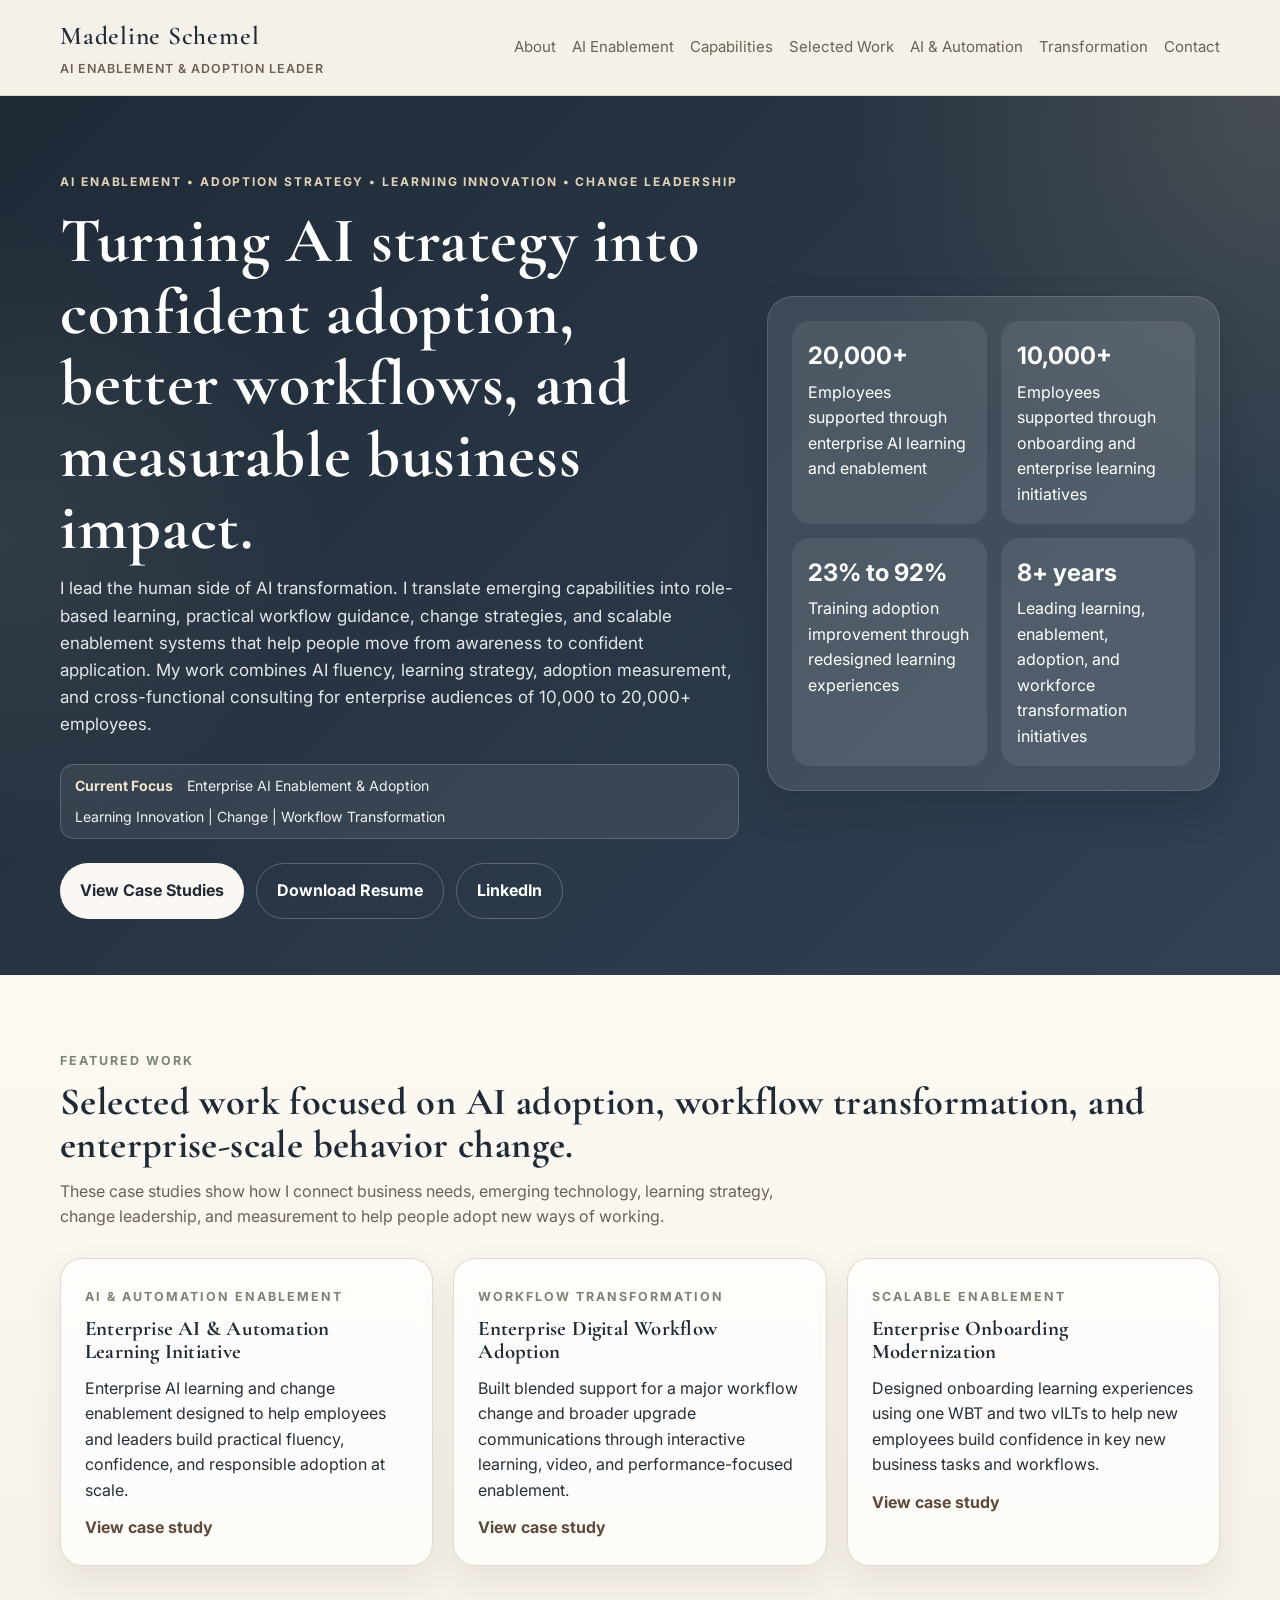
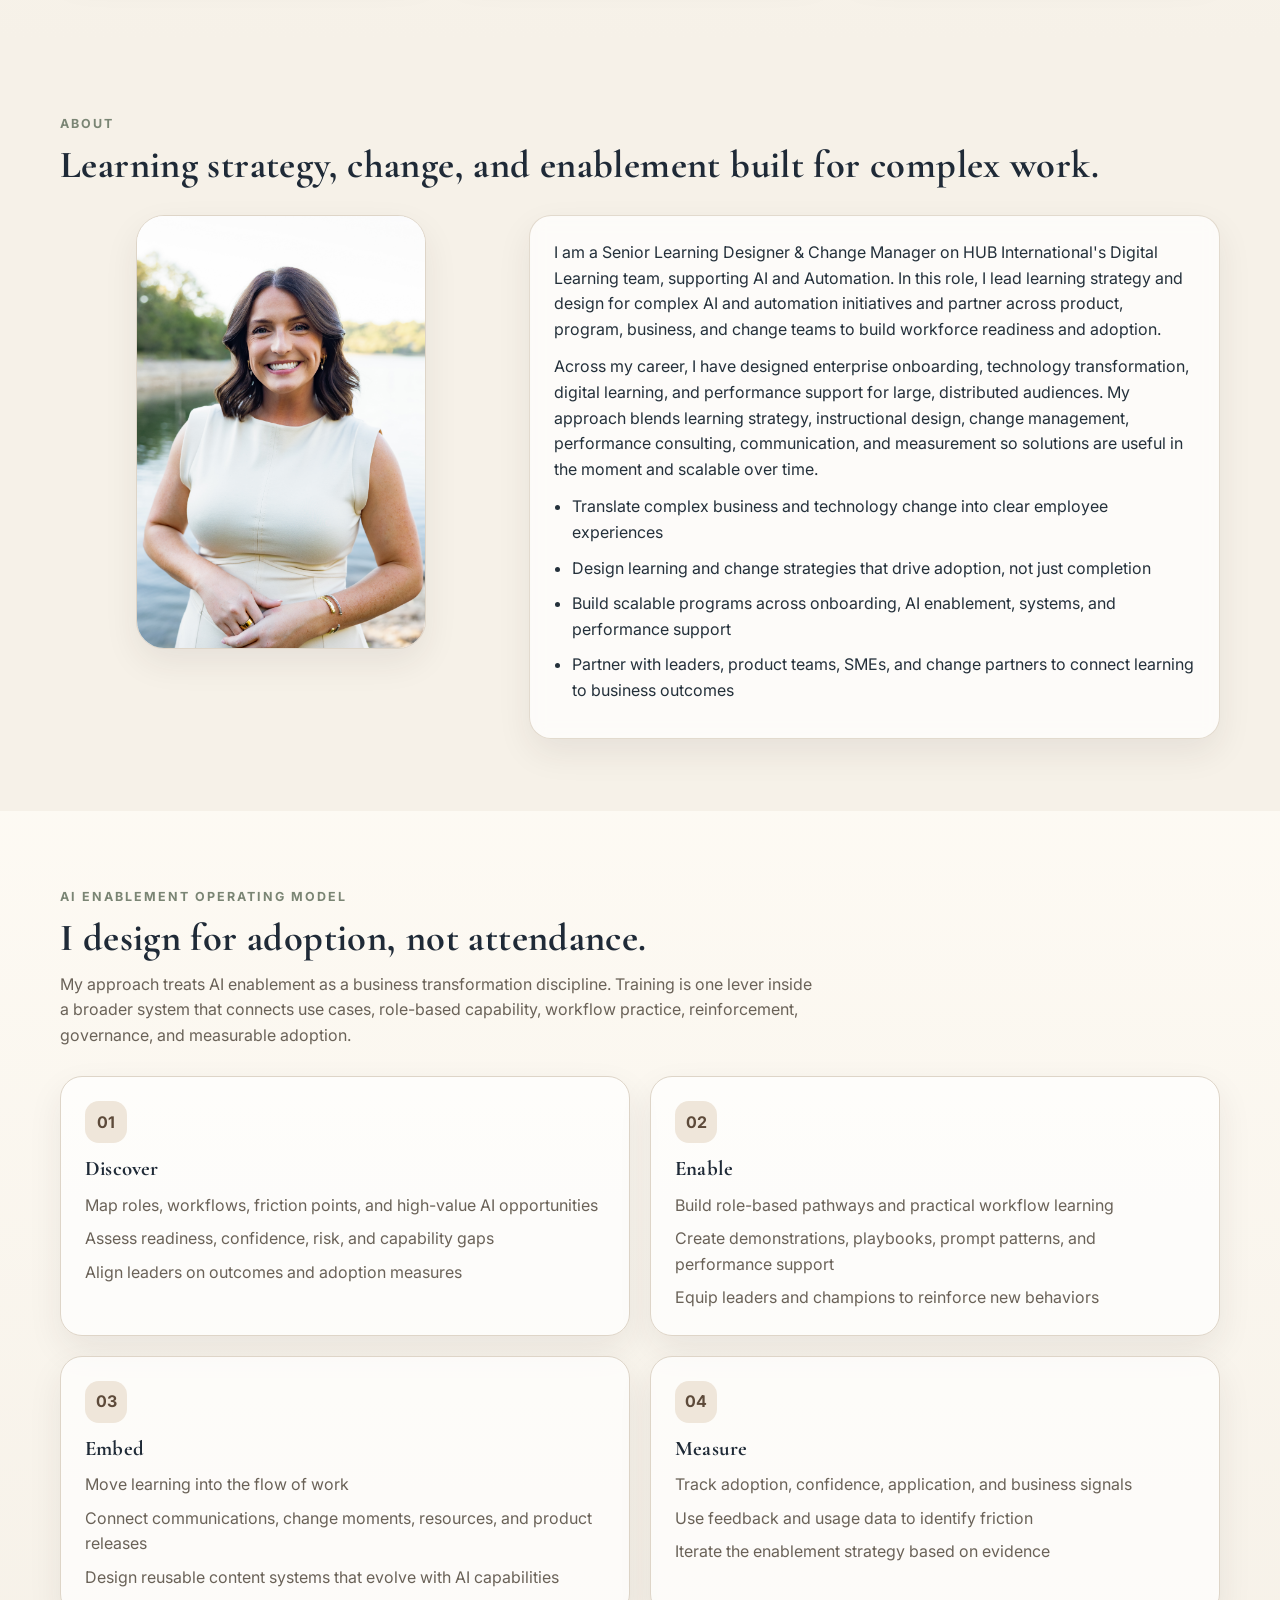
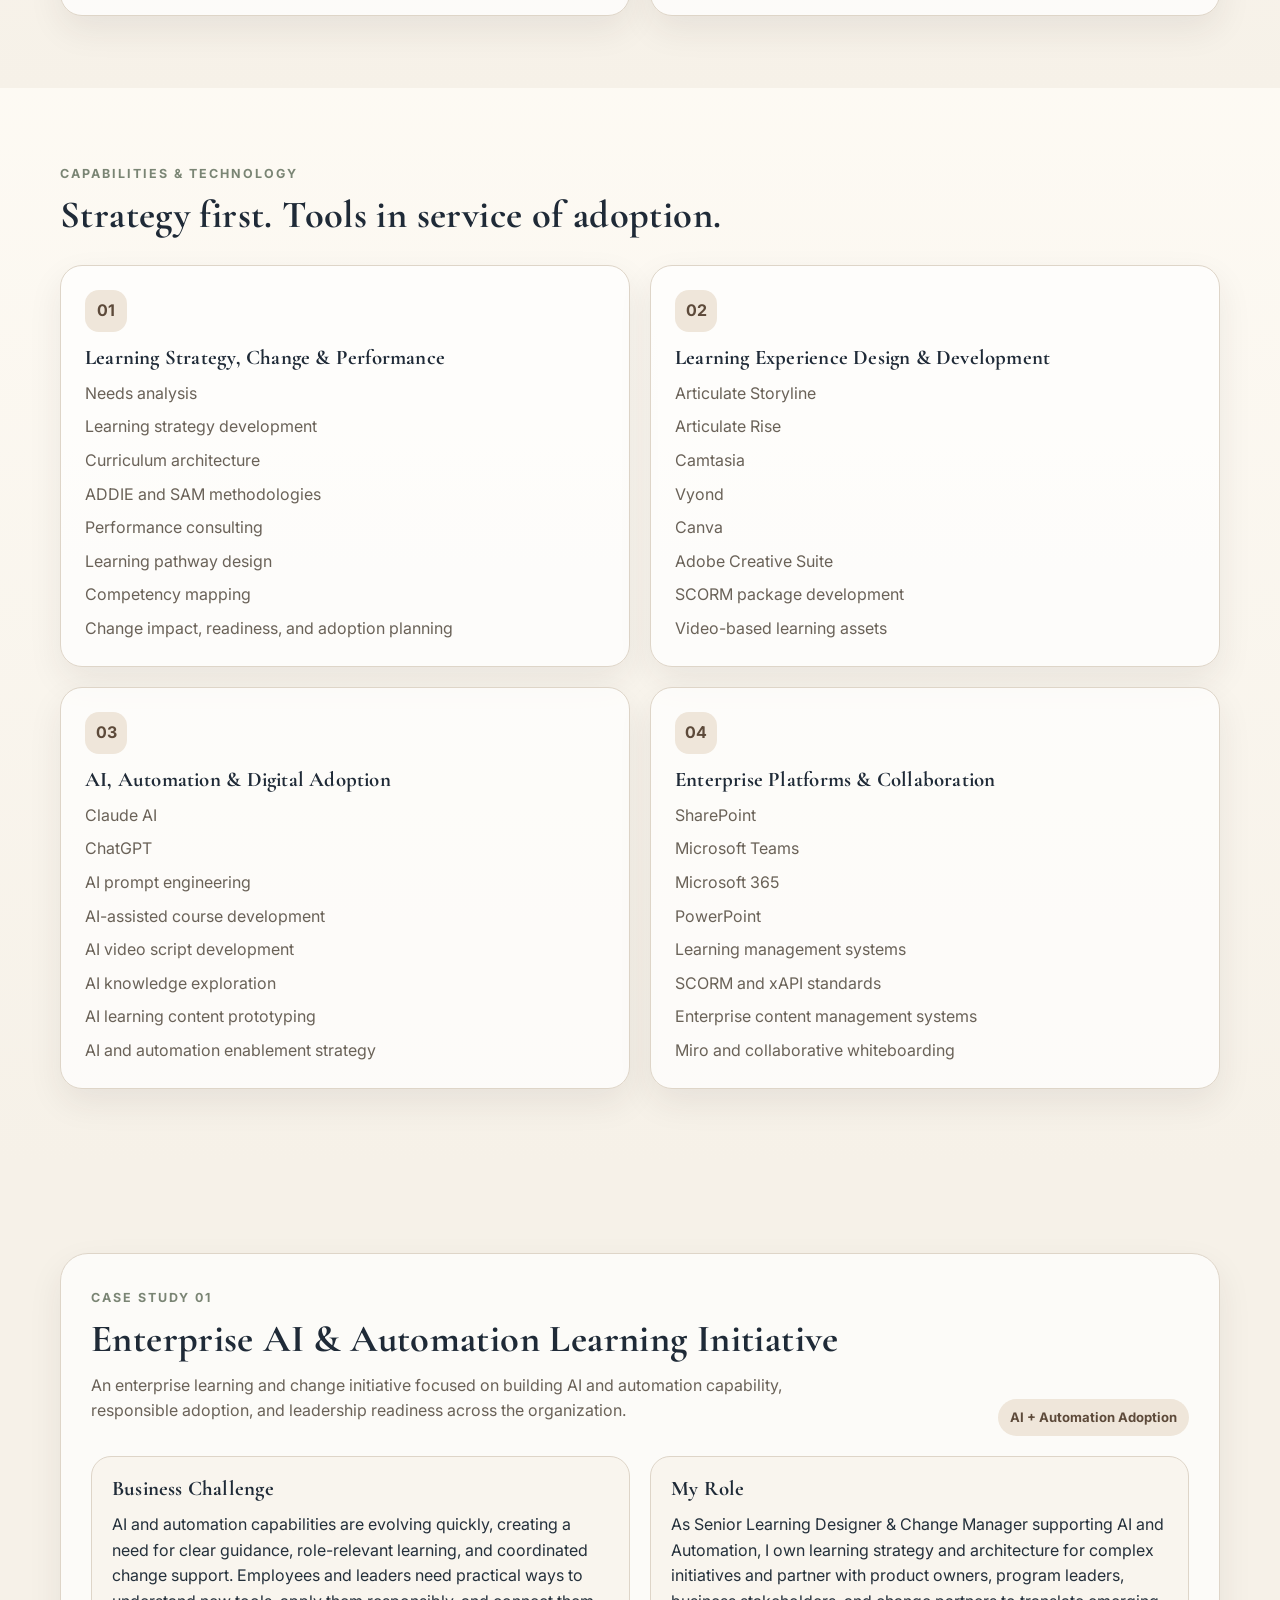
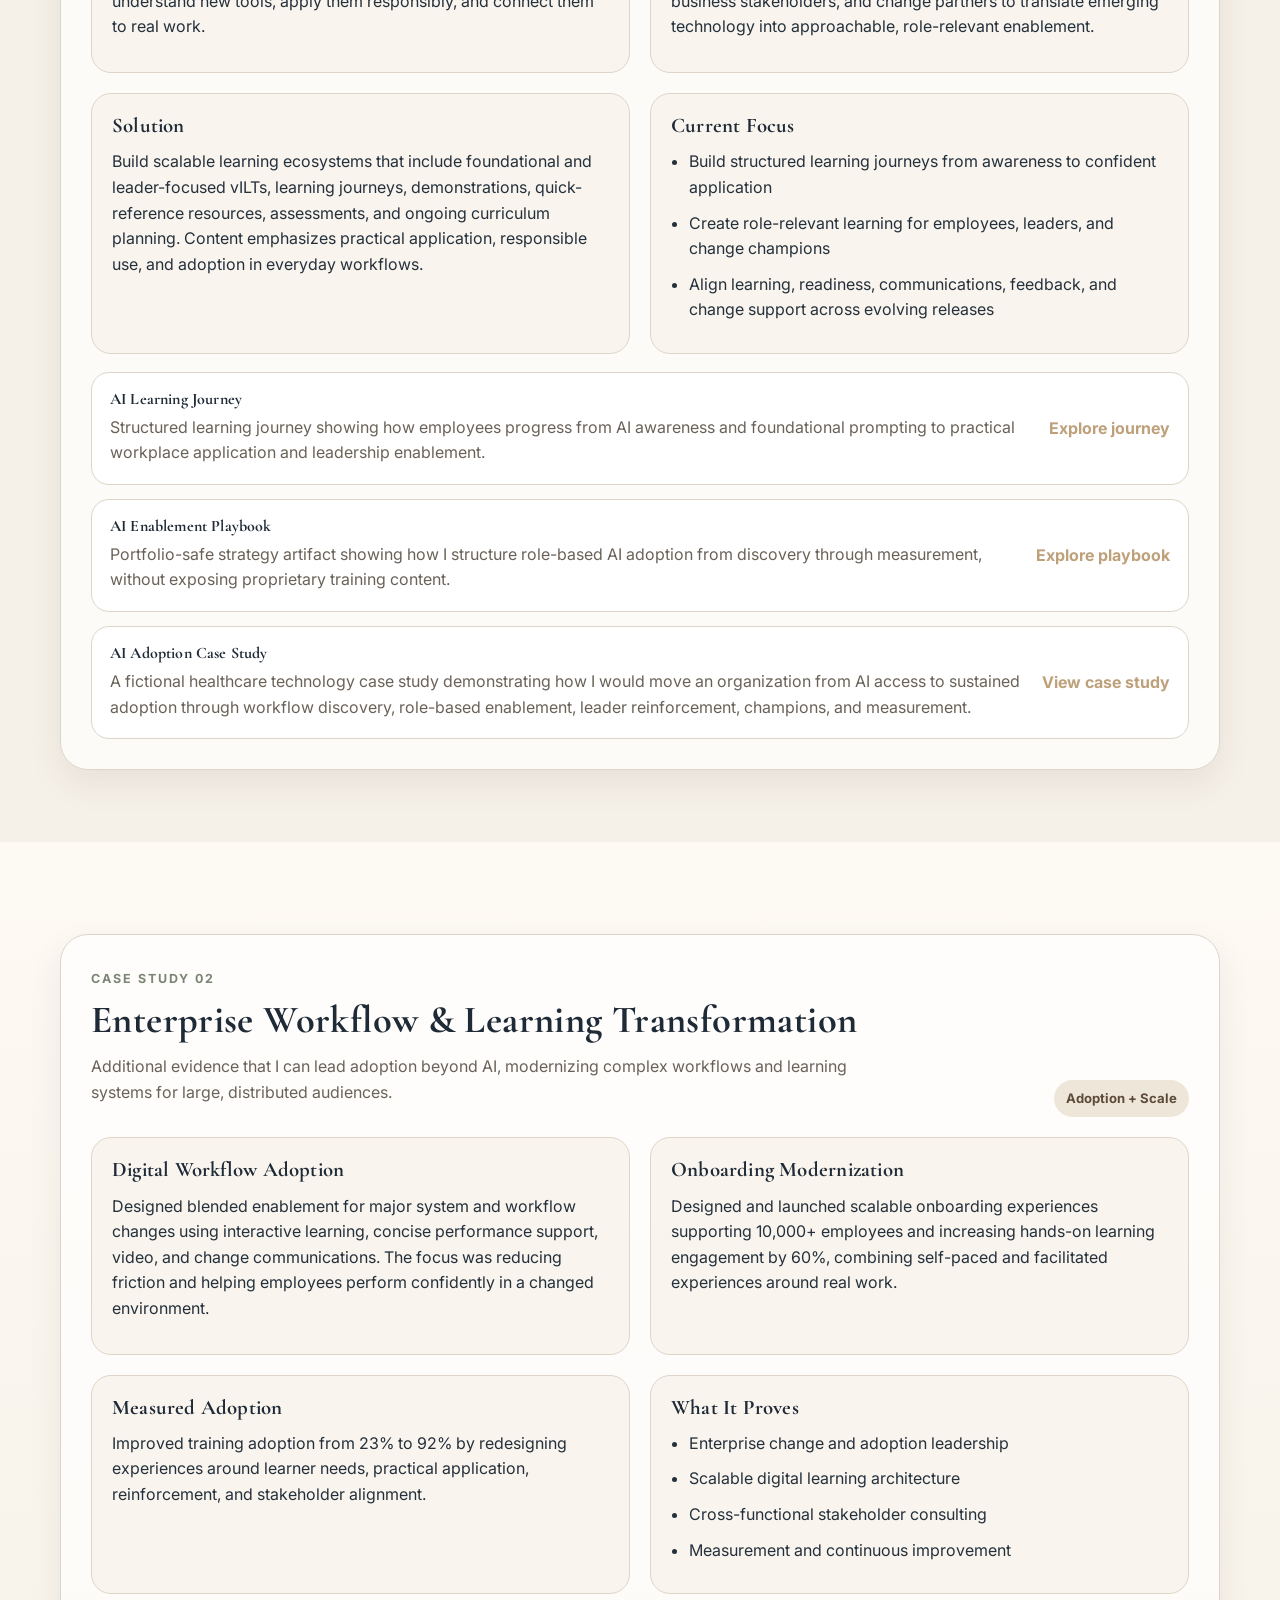
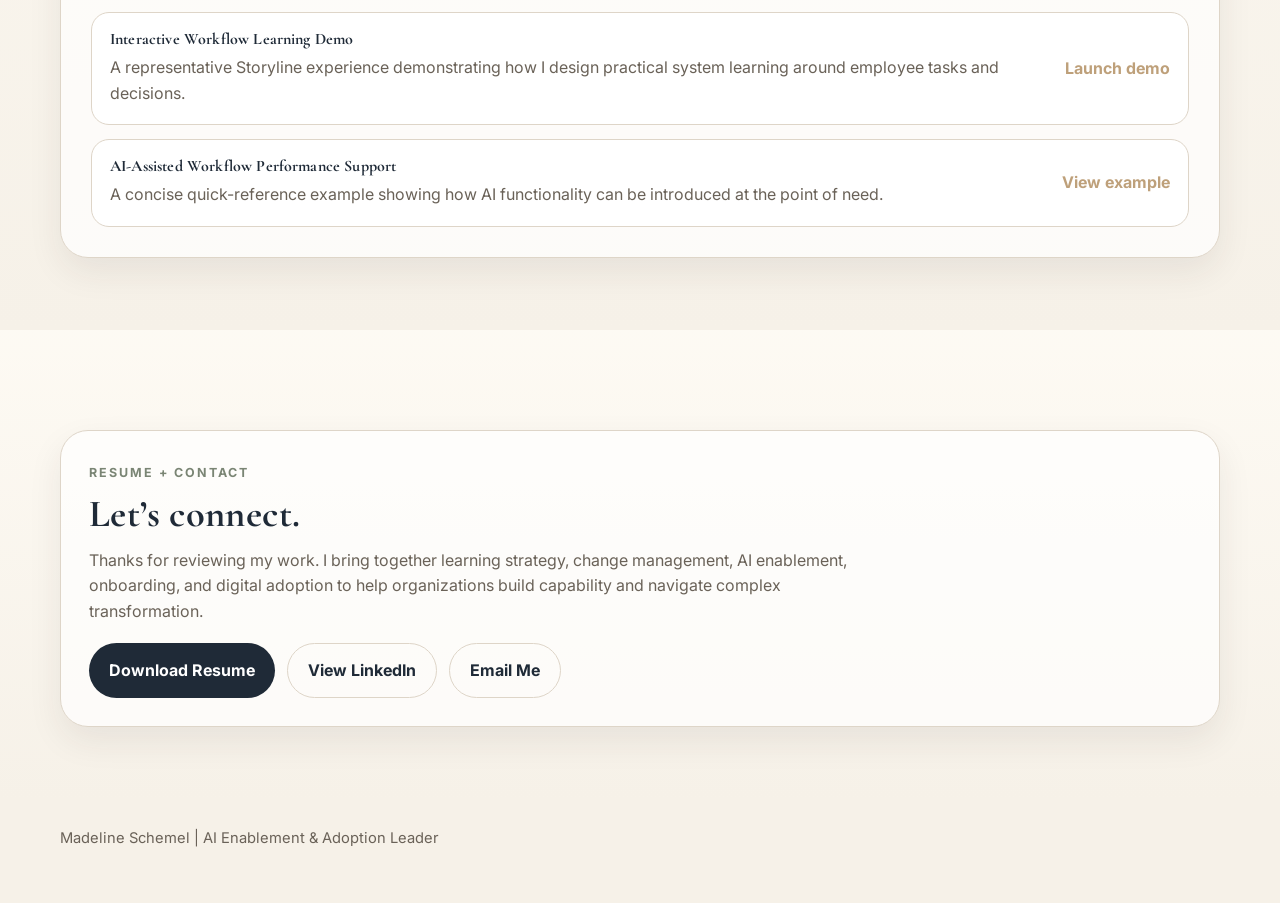
<file: index.html>
<!DOCTYPE html>
<html lang="en">
<head>
  <meta charset="UTF-8" />
  <meta name="viewport" content="width=device-width, initial-scale=1.0" />
  <title>Madeline Schemel | AI Enablement & Adoption Leader</title>
  <meta name="description" content="Madeline Schemel is an AI enablement and adoption leader who turns emerging technology into practical workflows, scalable learning systems, and measurable behavior change across enterprise organizations." />
  <link rel="preconnect" href="https://fonts.googleapis.com">
  <link rel="preconnect" href="https://fonts.gstatic.com" crossorigin>
  <link href="https://fonts.googleapis.com/css2?family=Cormorant+Garamond:wght@500;600;700&family=Inter:wght@400;500;600;700&display=swap" rel="stylesheet">
  <style>
    :root{
      --navy:#1F2A37;
      --cream:#F6F1E8;
      --warm-white:#FBF8F3;
      --camel:#BEA07A;
      --olive:#7A8574;
      --brown:#5D4A3A;
      --bg:var(--cream);
      --card:rgba(255,255,255,.72);
      --card-solid:#FFFFFF;
      --text:#24303B;
      --muted:#6A6258;
      --line:#DED5C8;
      --shadow:0 14px 34px rgba(53,43,34,.08);
      --radius:22px;
      --max:1160px;
    }
    *{box-sizing:border-box}
    html{scroll-behavior:smooth}
    body{
      margin:0;
      font-family:'Inter', Arial, sans-serif;
      color:var(--text);
      background:var(--bg);
      line-height:1.6;
    }
    a{color:inherit;text-decoration:none}
    img{display:block;max-width:100%}
    .container{width:min(calc(100% - 32px), var(--max));margin:0 auto}
    .site-header{
      position:sticky;top:0;z-index:20;
      background:rgba(246,241,232,.92);
      backdrop-filter:blur(12px);
      border-bottom:1px solid var(--line);
    }
    .nav{
      display:flex;justify-content:space-between;align-items:center;gap:20px;
      padding:16px 0;
    }
    .brand{font-weight:600;color:var(--navy);font-family:'Cormorant Garamond', serif;font-size:1.6rem;letter-spacing:.03em}
    .brand small{display:block;font-size:.78rem;color:var(--muted);font-weight:600;margin-top:2px;font-family:'Inter', Arial, sans-serif;letter-spacing:.08em;text-transform:uppercase}
    .nav-links{display:flex;flex-wrap:wrap;gap:16px;color:var(--muted);font-size:.94rem}
    .nav-links a:hover{color:var(--camel)}
    .hero{
      background:
        radial-gradient(circle at top right, rgba(190,160,122,.20), transparent 28%),
        radial-gradient(circle at left center, rgba(122,133,116,.16), transparent 24%),
        linear-gradient(135deg, #1F2A37 0%, #314253 100%);
      color:white;
      padding:72px 0 56px;
    }
    .hero-grid{
      display:grid;
      grid-template-columns:1.2fr .8fr;
      gap:28px;
      align-items:center;
    }
    .eyebrow{
      display:inline-block;
      font-size:12px;
      letter-spacing:.16em;
      text-transform:uppercase;
      font-weight:700;
      color:#E4D3B8;
      margin-bottom:14px;
    }
    h1,h2,h3,h4{margin:0 0 12px;line-height:1.12;color:var(--navy);font-family:'Cormorant Garamond', serif;letter-spacing:.01em}
    .hero h1,.hero h2,.hero h3,.hero p{color:white}
    h1{font-size:clamp(2.4rem, 5vw, 4.6rem)}
    h2{font-size:clamp(1.8rem, 3vw, 2.7rem)}
    h3{font-size:1.3rem}
    p{margin:0 0 12px}
    .hero p{font-size:1.06rem;color:rgba(255,255,255,.88)}
    .role-callout{display:inline-flex;flex-wrap:wrap;gap:8px 14px;align-items:center;margin-top:14px;padding:10px 14px;border:1px solid rgba(255,255,255,.18);border-radius:14px;background:rgba(255,255,255,.07);font-size:.88rem;color:rgba(255,255,255,.92)}
    .role-callout strong{color:#F1E4CF;font-weight:700}
    .hero-actions{display:flex;flex-wrap:wrap;gap:12px;margin-top:24px}
    .button{
      display:inline-flex;align-items:center;justify-content:center;
      padding:14px 20px;border-radius:999px;font-weight:700;
      transition:transform .18s ease;
    }
    .button:hover{transform:translateY(-1px)}
    .button.primary{background:var(--warm-white);color:var(--navy)}
    .button.secondary{background:transparent;color:white;border:1px solid rgba(255,255,255,.24)}
    .hero-panel{
      background:rgba(255,255,255,.10);
      border:1px solid rgba(255,255,255,.14);
      box-shadow:0 18px 42px rgba(10,13,18,.14);
      border-radius:26px;
      padding:24px;
    }
    .stats-grid{
      display:grid;
      grid-template-columns:1fr 1fr;
      gap:14px;
    }
    .stat{
      border-radius:18px;
      background:rgba(255,255,255,.08);
      padding:16px;
    }
    .stat strong{display:block;font-size:1.5rem;margin-bottom:4px}
    .section{padding:72px 0}
    .section.alt{background:linear-gradient(180deg, rgba(255,252,246,.82), rgba(246,241,232,.96))}
    .lead{max-width:760px;color:var(--muted)}
    .cards-3{
      display:grid;
      grid-template-columns:repeat(3,minmax(0,1fr));
      gap:20px;
      margin-top:28px;
    }
    .card{
      background:var(--card);
      border:1px solid rgba(222,213,200,.88);
      border-radius:var(--radius);
      box-shadow:var(--shadow);
      padding:24px;
      backdrop-filter:blur(8px);
    }
    .tag{
      display:inline-block;
      font-size:.78rem;
      letter-spacing:.16em;
      text-transform:uppercase;
      font-weight:700;
      color:var(--olive);
      margin-bottom:10px;
    }
    .case-link{color:var(--brown);font-weight:700}
    .about-grid{
      display:grid;
      grid-template-columns:.78fr 1.22fr;
      gap:28px;
      align-items:start;
      margin-top:28px;
    }
    .headshot-card{
      background:var(--card-solid);
      border:1px solid var(--line);
      border-radius:28px;
      box-shadow:var(--shadow);
      overflow:hidden;
      max-width:290px;
      justify-self:center;
    }
    .headshot-card img{width:100%;height:100%;object-fit:cover}
    .bullets{padding-left:18px;margin:12px 0 0}
    .bullets li{margin-bottom:10px}
    .tools-grid{
      display:grid;
      grid-template-columns:repeat(2,minmax(0,1fr));
      gap:20px;
      margin-top:28px;
    }
    .tool-card{
      background:var(--card);
      border:1px solid var(--line);
      border-radius:22px;
      padding:24px;
      box-shadow:var(--shadow);
    }
    .tool-card .num{
      width:42px;height:42px;border-radius:14px;
      display:flex;align-items:center;justify-content:center;
      background:#EFE6DA;color:var(--brown);font-weight:700;margin-bottom:14px;
    }
    .list{display:grid;gap:8px;color:var(--muted)}
    .case-study{
      scroll-margin-top:90px;
      margin-top:20px;
      background:var(--card);
      border:1px solid var(--line);
      border-radius:28px;
      box-shadow:var(--shadow);
      padding:30px;
    }
    .case-head{
      display:flex;justify-content:space-between;align-items:flex-end;gap:20px;
      margin-bottom:20px;
    }
    .pill{
      display:inline-flex;align-items:center;padding:8px 12px;
      border-radius:999px;background:#EFE6DA;color:var(--brown);
      font-size:.82rem;font-weight:700;
    }
    .case-grid{
      display:grid;
      grid-template-columns:1fr 1fr;
      gap:20px;
    }
    .mini{
      background:#F9F5EE;
      border:1px solid var(--line);
      border-radius:20px;
      padding:20px;
    }
    .impact-list{padding-left:18px;margin:0}
    .impact-list li{margin-bottom:10px}
    .artifact-list{
      display:grid;
      gap:14px;
      margin-top:18px;
    }
    .artifact{
      border:1px solid var(--line);
      border-radius:18px;
      padding:18px;
      display:flex;
      justify-content:space-between;
      gap:16px;
      align-items:center;
      background:white;
    }
    .artifact h4{margin-bottom:6px}
    .artifact p{margin:0;color:var(--muted)}
    .artifact a{
      white-space:nowrap;
      color:var(--camel);
      font-weight:700;
    }
    .availability{
      white-space:nowrap;
      color:var(--olive);
      font-weight:700;
      font-size:.92rem;
    }
    .contact-card{
      background:var(--card);
      border:1px solid var(--line);
      border-radius:28px;
      box-shadow:var(--shadow);
      padding:28px;
      margin-top:28px;
    }
    .contact-actions{display:flex;flex-wrap:wrap;gap:12px;margin-top:18px}
    .button.blue{background:var(--navy);color:white}
    .button.ghost{background:transparent;color:var(--navy);border:1px solid var(--line)}
    footer{padding:28px 0 52px;color:var(--muted);font-size:.92rem}
    @media (max-width: 980px){
      .hero-grid,.about-grid,.case-grid{grid-template-columns:1fr}
      .cards-3,.tools-grid{grid-template-columns:1fr}
    }
    @media (max-width: 640px){
      .nav{flex-direction:column;align-items:flex-start}
      .nav-links{gap:12px}
      .stats-grid{grid-template-columns:1fr}
      .artifact{flex-direction:column;align-items:flex-start}
      .case-head{flex-direction:column;align-items:flex-start}
      .hero-actions,.contact-actions{flex-direction:column}
      .button{width:100%}
    }
  </style>
</head>
<body>
  <header class="site-header">
    <div class="container nav">
      <div class="brand">Madeline Schemel<small>AI Enablement &amp; Adoption Leader</small></div>
      <nav class="nav-links">
        <a href="#about">About</a>
        <a href="#approach">AI Enablement</a>
        <a href="#tools">Capabilities</a>
        <a href="#featured">Selected Work</a>
        <a href="#ai">AI &amp; Automation</a>
        <a href="#transformation">Transformation</a>
        <a href="#contact">Contact</a>
      </nav>
    </div>
  </header>

  <section class="hero">
    <div class="container hero-grid">
      <div>
        <span class="eyebrow">AI Enablement • Adoption Strategy • Learning Innovation • Change Leadership</span>
        <h1>Turning AI strategy into confident adoption, better workflows, and measurable business impact.</h1>
        <p>I lead the human side of AI transformation. I translate emerging capabilities into role-based learning, practical workflow guidance, change strategies, and scalable enablement systems that help people move from awareness to confident application. My work combines AI fluency, learning strategy, adoption measurement, and cross-functional consulting for enterprise audiences of 10,000 to 20,000+ employees.</p>
        <div class="role-callout"><strong>Current Focus</strong><span>Enterprise AI Enablement &amp; Adoption</span><span>Learning Innovation | Change | Workflow Transformation</span></div>
        <div class="hero-actions">
          <a class="button primary" href="#featured">View Case Studies</a>
          <a class="button secondary" href="docs/madeline-schemel-resume.pdf" target="_blank">Download Resume</a>
          <a class="button secondary" href="https://www.linkedin.com/in/madelineschemel/" target="_blank">LinkedIn</a>
        </div>
      </div>
      <aside class="hero-panel">
        <div class="stats-grid">
          <div class="stat">
            <strong>20,000+</strong>
            <span>Employees supported through enterprise AI learning and enablement</span>
          </div>
          <div class="stat">
            <strong>10,000+</strong>
            <span>Employees supported through onboarding and enterprise learning initiatives</span>
          </div>
          <div class="stat">
            <strong>23% to 92%</strong>
            <span>Training adoption improvement through redesigned learning experiences</span>
          </div>
          <div class="stat">
            <strong>8+ years</strong>
            <span>Leading learning, enablement, adoption, and workforce transformation initiatives</span>
          </div>
        </div>
      </aside>
    </div>
  </section>

  <section class="section alt" id="featured">
    <div class="container">
      <span class="tag">Featured Work</span>
      <h2>Selected work focused on AI adoption, workflow transformation, and enterprise-scale behavior change.</h2>
      <p class="lead">These case studies show how I connect business needs, emerging technology, learning strategy, change leadership, and measurement to help people adopt new ways of working.</p>

      <div class="cards-3">
        <div class="card">
          <span class="tag">AI &amp; Automation Enablement</span>
          <h3>Enterprise AI &amp; Automation Learning Initiative</h3>
          <p>Enterprise AI learning and change enablement designed to help employees and leaders build practical fluency, confidence, and responsible adoption at scale.</p>
          <a class="case-link" href="#ai">View case study</a>
        </div>
        <div class="card">
          <span class="tag">Workflow Transformation</span>
          <h3>Enterprise Digital Workflow Adoption</h3>
          <p>Built blended support for a major workflow change and broader upgrade communications through interactive learning, video, and performance-focused enablement.</p>
          <a class="case-link" href="#transformation">View case study</a>
        </div>
        <div class="card">
          <span class="tag">Scalable Enablement</span>
          <h3>Enterprise Onboarding Modernization</h3>
          <p>Designed onboarding learning experiences using one WBT and two vILTs to help new employees build confidence in key new business tasks and workflows.</p>
          <a class="case-link" href="#transformation">View case study</a>
        </div>
      </div>
    </div>
  </section>

  <section class="section" id="about">
    <div class="container">
      <span class="tag">About</span>
      <h2>Learning strategy, change, and enablement built for complex work.</h2>
      <div class="about-grid">
        <div class="headshot-card">
          <img src="images/headshot.jpg" alt="Madeline Schemel headshot">
        </div>
        <div class="card">
          <p>I am a Senior Learning Designer &amp; Change Manager on HUB International's Digital Learning team, supporting AI and Automation. In this role, I lead learning strategy and design for complex AI and automation initiatives and partner across product, program, business, and change teams to build workforce readiness and adoption.</p>
          <p>Across my career, I have designed enterprise onboarding, technology transformation, digital learning, and performance support for large, distributed audiences. My approach blends learning strategy, instructional design, change management, performance consulting, communication, and measurement so solutions are useful in the moment and scalable over time.</p>
          <ul class="bullets">
            <li>Translate complex business and technology change into clear employee experiences</li>
            <li>Design learning and change strategies that drive adoption, not just completion</li>
            <li>Build scalable programs across onboarding, AI enablement, systems, and performance support</li>
            <li>Partner with leaders, product teams, SMEs, and change partners to connect learning to business outcomes</li>
          </ul>
        </div>
      </div>
    </div>
  </section>

  <section class="section alt" id="approach">
    <div class="container">
      <span class="tag">AI Enablement Operating Model</span>
      <h2>I design for adoption, not attendance.</h2>
      <p class="lead">My approach treats AI enablement as a business transformation discipline. Training is one lever inside a broader system that connects use cases, role-based capability, workflow practice, reinforcement, governance, and measurable adoption.</p>
      <div class="tools-grid">
        <div class="tool-card"><div class="num">01</div><h3>Discover</h3><div class="list"><span>Map roles, workflows, friction points, and high-value AI opportunities</span><span>Assess readiness, confidence, risk, and capability gaps</span><span>Align leaders on outcomes and adoption measures</span></div></div>
        <div class="tool-card"><div class="num">02</div><h3>Enable</h3><div class="list"><span>Build role-based pathways and practical workflow learning</span><span>Create demonstrations, playbooks, prompt patterns, and performance support</span><span>Equip leaders and champions to reinforce new behaviors</span></div></div>
        <div class="tool-card"><div class="num">03</div><h3>Embed</h3><div class="list"><span>Move learning into the flow of work</span><span>Connect communications, change moments, resources, and product releases</span><span>Design reusable content systems that evolve with AI capabilities</span></div></div>
        <div class="tool-card"><div class="num">04</div><h3>Measure</h3><div class="list"><span>Track adoption, confidence, application, and business signals</span><span>Use feedback and usage data to identify friction</span><span>Iterate the enablement strategy based on evidence</span></div></div>
      </div>
    </div>
  </section>

  <section class="section alt" id="tools">
    <div class="container">
      <span class="tag">Capabilities & Technology</span>
      <h2>Strategy first. Tools in service of adoption.</h2>

      <div class="tools-grid">
        <div class="tool-card">
          <div class="num">01</div>
          <h3>Learning Strategy, Change &amp; Performance</h3>
          <div class="list">
            <span>Needs analysis</span>
            <span>Learning strategy development</span>
            <span>Curriculum architecture</span>
            <span>ADDIE and SAM methodologies</span>
            <span>Performance consulting</span>
            <span>Learning pathway design</span>
            <span>Competency mapping</span>
            <span>Change impact, readiness, and adoption planning</span>
          </div>
        </div>
        <div class="tool-card">
          <div class="num">02</div>
          <h3>Learning Experience Design &amp; Development</h3>
          <div class="list">
            <span>Articulate Storyline</span>
            <span>Articulate Rise</span>
            <span>Camtasia</span>
            <span>Vyond</span>
            <span>Canva</span>
            <span>Adobe Creative Suite</span>
            <span>SCORM package development</span>
            <span>Video-based learning assets</span>
          </div>
        </div>
        <div class="tool-card">
          <div class="num">03</div>
          <h3>AI, Automation &amp; Digital Adoption</h3>
          <div class="list">
            <span>Claude AI</span>
            <span>ChatGPT</span>
            <span>AI prompt engineering</span>
            <span>AI-assisted course development</span>
            <span>AI video script development</span>
            <span>AI knowledge exploration</span>
            <span>AI learning content prototyping</span>
            <span>AI and automation enablement strategy</span>
          </div>
        </div>
        <div class="tool-card">
          <div class="num">04</div>
          <h3>Enterprise Platforms & Collaboration</h3>
          <div class="list">
            <span>SharePoint</span>
            <span>Microsoft Teams</span>
            <span>Microsoft 365</span>
            <span>PowerPoint</span>
            <span>Learning management systems</span>
            <span>SCORM and xAPI standards</span>
            <span>Enterprise content management systems</span>
            <span>Miro and collaborative whiteboarding</span>
          </div>
        </div>
      </div>
    </div>
  </section>

  <section class="section" id="ai">
    <div class="container case-study">
      <div class="case-head">
        <div>
          <span class="tag">Case Study 01</span>
          <h2>Enterprise AI &amp; Automation Learning Initiative</h2>
          <p class="lead">An enterprise learning and change initiative focused on building AI and automation capability, responsible adoption, and leadership readiness across the organization.</p>
        </div>
        <span class="pill">AI + Automation Adoption</span>
      </div>

      <div class="case-grid">
        <div class="mini">
          <h3>Business Challenge</h3>
          <p>AI and automation capabilities are evolving quickly, creating a need for clear guidance, role-relevant learning, and coordinated change support. Employees and leaders need practical ways to understand new tools, apply them responsibly, and connect them to real work.</p>
        </div>
        <div class="mini">
          <h3>My Role</h3>
          <p>As Senior Learning Designer &amp; Change Manager supporting AI and Automation, I own learning strategy and architecture for complex initiatives and partner with product owners, program leaders, business stakeholders, and change partners to translate emerging technology into approachable, role-relevant enablement.</p>
        </div>
        <div class="mini">
          <h3>Solution</h3>
          <p>Build scalable learning ecosystems that include foundational and leader-focused vILTs, learning journeys, demonstrations, quick-reference resources, assessments, and ongoing curriculum planning. Content emphasizes practical application, responsible use, and adoption in everyday workflows.</p>
        </div>
        <div class="mini">
          <h3>Current Focus</h3>
          <ul class="impact-list">
            <li>Build structured learning journeys from awareness to confident application</li>
            <li>Create role-relevant learning for employees, leaders, and change champions</li>
            <li>Align learning, readiness, communications, feedback, and change support across evolving releases</li>
          </ul>
        </div>
      </div>

      <div class="artifact-list">
        <div class="artifact">
          <div>
            <h4>AI Learning Journey</h4>
            <p>Structured learning journey showing how employees progress from AI awareness and foundational prompting to practical workplace application and leadership enablement.</p>
          </div>
          <a href="ai/ai-learning-journey.html" target="_blank">Explore journey</a>
        </div>
        <div class="artifact">
          <div>
            <h4>AI Enablement Playbook</h4>
            <p>Portfolio-safe strategy artifact showing how I structure role-based AI adoption from discovery through measurement, without exposing proprietary training content.</p>
          </div>
          <a href="ai/ai-enablement-playbook.html" target="_blank">Explore playbook</a>
        </div>
        <div class="artifact">
          <div>
            <h4>AI Adoption Case Study</h4>
            <p>A fictional healthcare technology case study demonstrating how I would move an organization from AI access to sustained adoption through workflow discovery, role-based enablement, leader reinforcement, champions, and measurement.</p>
          </div>
          <a href="ai/ai-adoption-case-study.html" target="_blank">View case study</a>
        </div>
      </div>
    </div>
  </section>

  <section class="section alt" id="transformation">
    <div class="container case-study">
      <div class="case-head"><div><span class="tag">Case Study 02</span><h2>Enterprise Workflow &amp; Learning Transformation</h2><p class="lead">Additional evidence that I can lead adoption beyond AI, modernizing complex workflows and learning systems for large, distributed audiences.</p></div><span class="pill">Adoption + Scale</span></div>
      <div class="case-grid">
        <div class="mini"><h3>Digital Workflow Adoption</h3><p>Designed blended enablement for major system and workflow changes using interactive learning, concise performance support, video, and change communications. The focus was reducing friction and helping employees perform confidently in a changed environment.</p></div>
        <div class="mini"><h3>Onboarding Modernization</h3><p>Designed and launched scalable onboarding experiences supporting 10,000+ employees and increasing hands-on learning engagement by 60%, combining self-paced and facilitated experiences around real work.</p></div>
        <div class="mini"><h3>Measured Adoption</h3><p>Improved training adoption from 23% to 92% by redesigning experiences around learner needs, practical application, reinforcement, and stakeholder alignment.</p></div>
        <div class="mini"><h3>What It Proves</h3><ul class="impact-list"><li>Enterprise change and adoption leadership</li><li>Scalable digital learning architecture</li><li>Cross-functional stakeholder consulting</li><li>Measurement and continuous improvement</li></ul></div>
      </div>
      <div class="artifact-list">
        <div class="artifact"><div><h4>Interactive Workflow Learning Demo</h4><p>A representative Storyline experience demonstrating how I design practical system learning around employee tasks and decisions.</p></div><a href="artifacts/epic-browser-demo/content/index.html" target="_blank">Launch demo</a></div>
        <div class="artifact"><div><h4>AI-Assisted Workflow Performance Support</h4><p>A concise quick-reference example showing how AI functionality can be introduced at the point of need.</p></div><a href="docs/ai-email-qrg.pdf" target="_blank">View example</a></div>
      </div>
    </div>
  </section>

  <section class="section alt" id="contact">
    <div class="container">
      <div class="contact-card">
        <span class="tag">Resume + Contact</span>
        <h2>Let’s connect.</h2>
        <p class="lead">Thanks for reviewing my work. I bring together learning strategy, change management, AI enablement, onboarding, and digital adoption to help organizations build capability and navigate complex transformation.</p>
        <div class="contact-actions">
          <a class="button blue" href="docs/madeline-schemel-resume.pdf" target="_blank">Download Resume</a>
          <a class="button ghost" href="https://www.linkedin.com/in/madelineschemel/" target="_blank">View LinkedIn</a>
          <a class="button ghost" href="mailto:madelineschemel96@gmail.com">Email Me</a>
        </div>
      </div>
    </div>
  </section>

  <footer>
    <div class="container">Madeline Schemel | AI Enablement &amp; Adoption Leader</div>
  </footer>
</body>
</html>
</file>
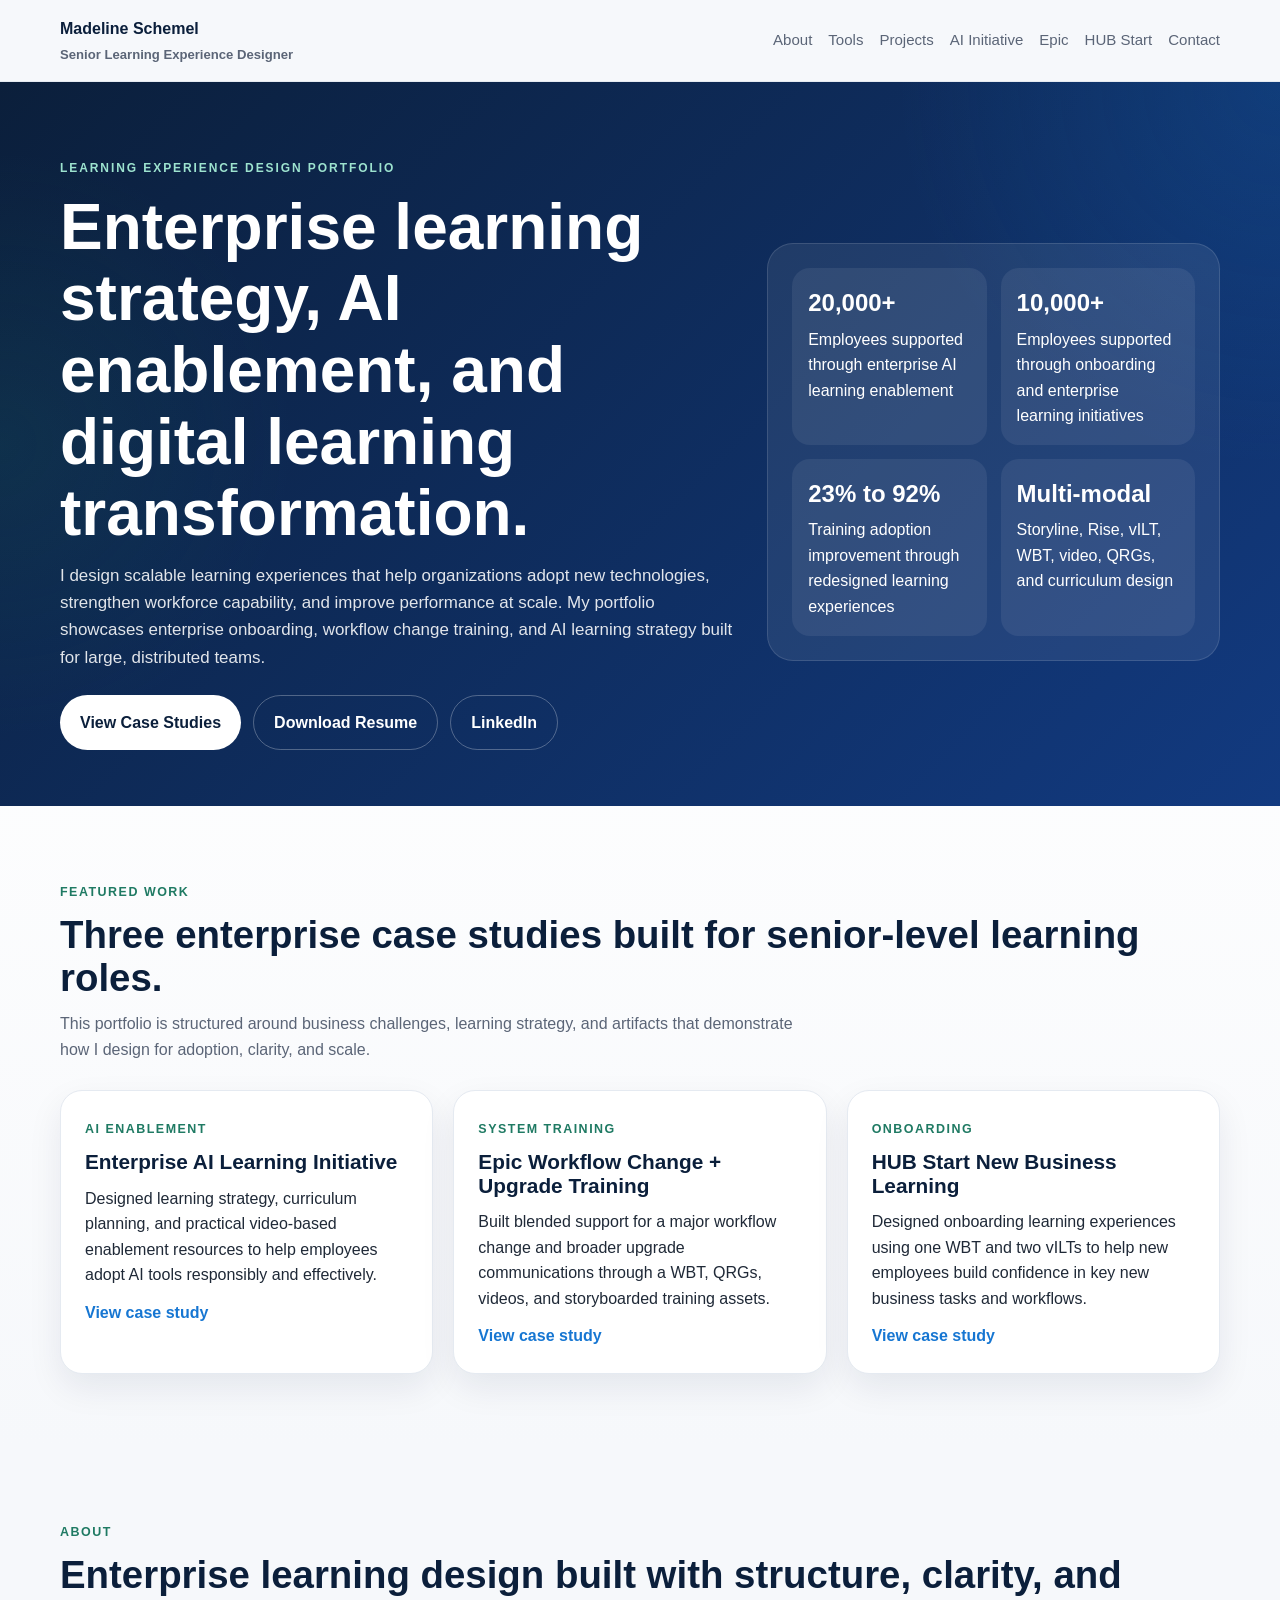
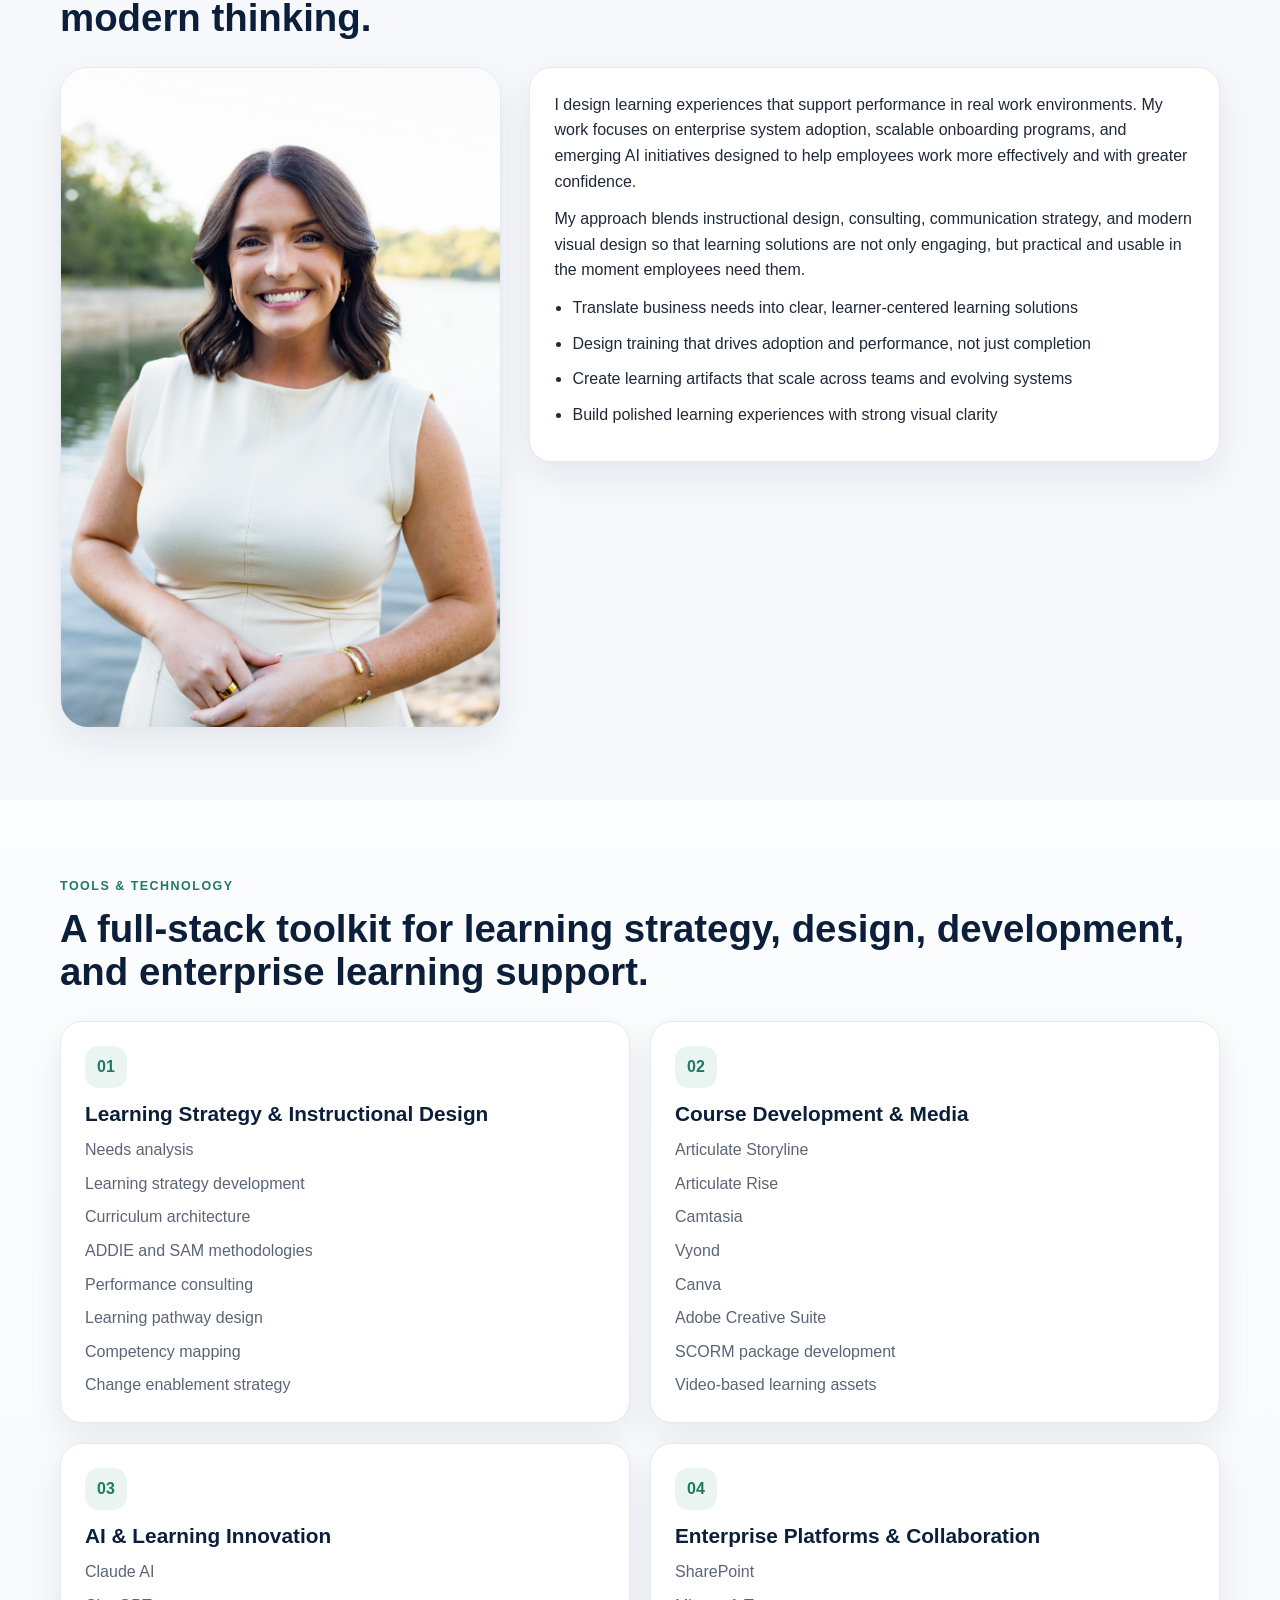
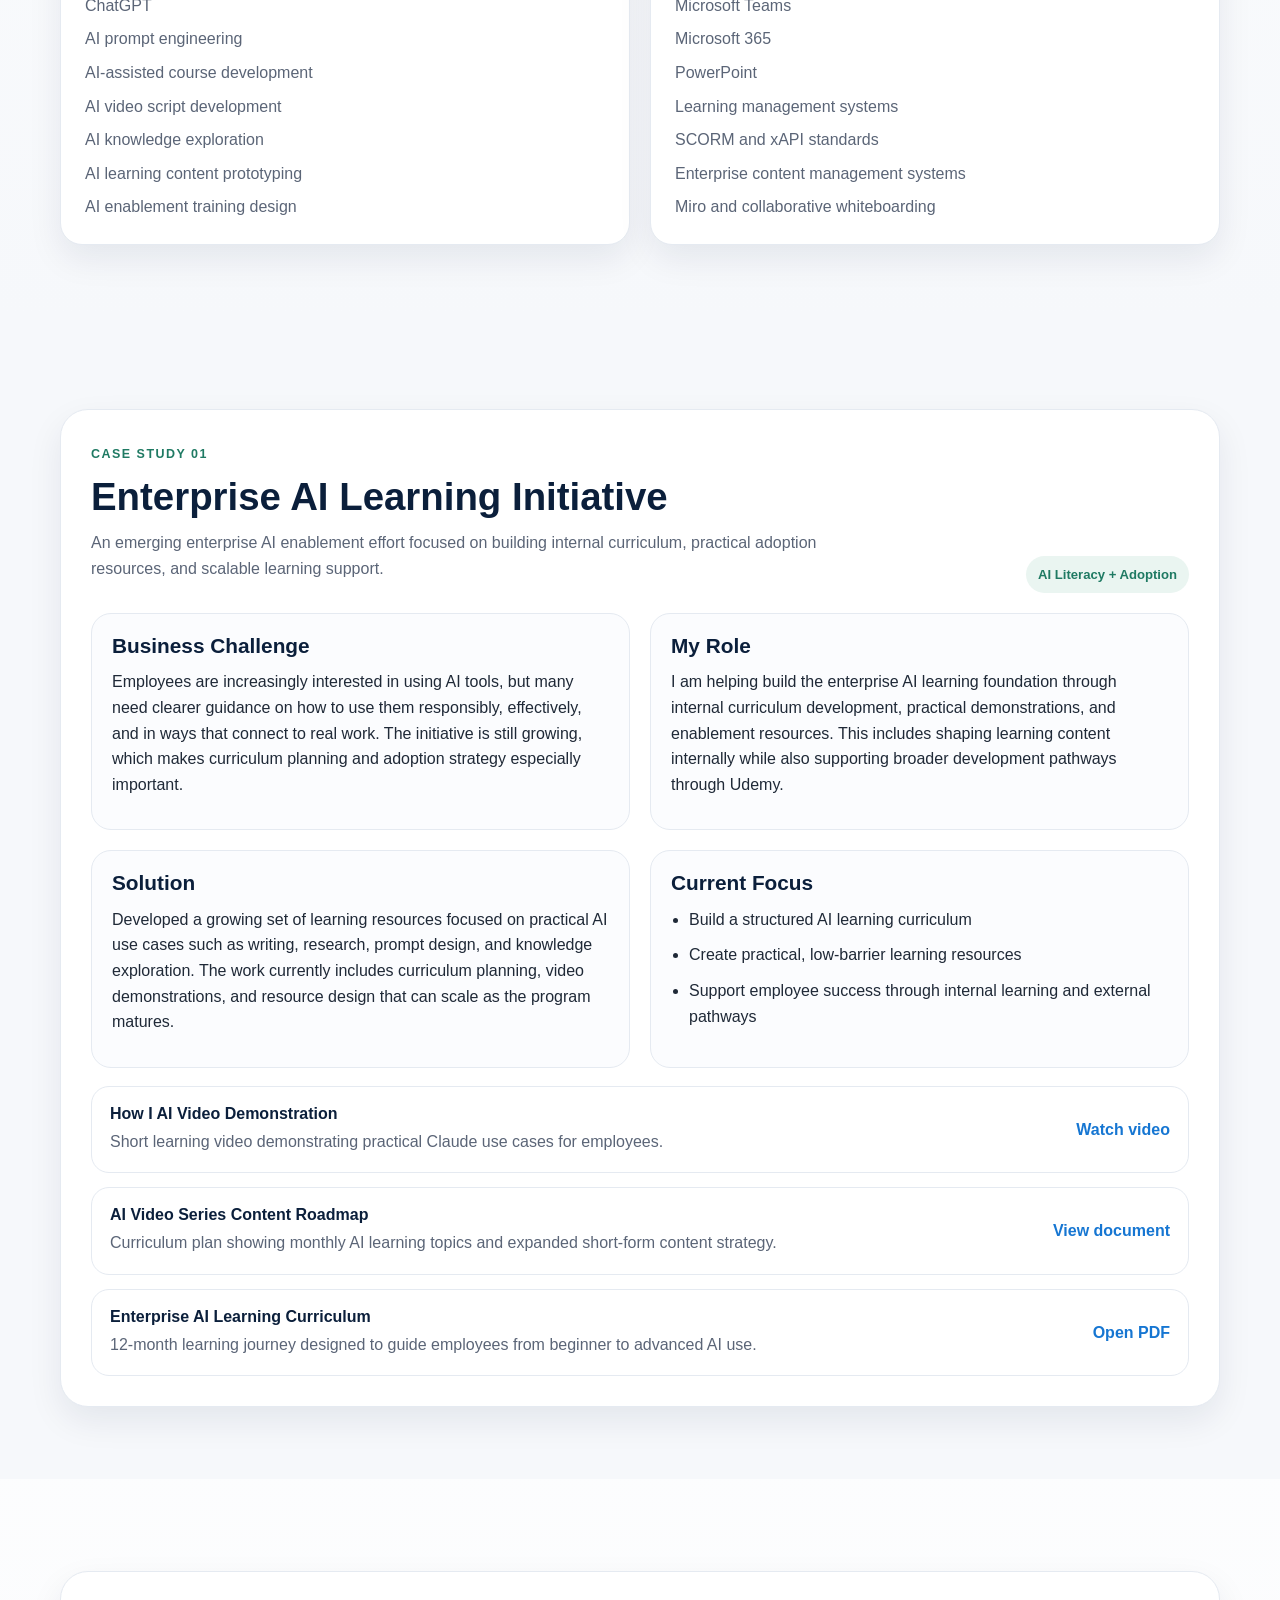
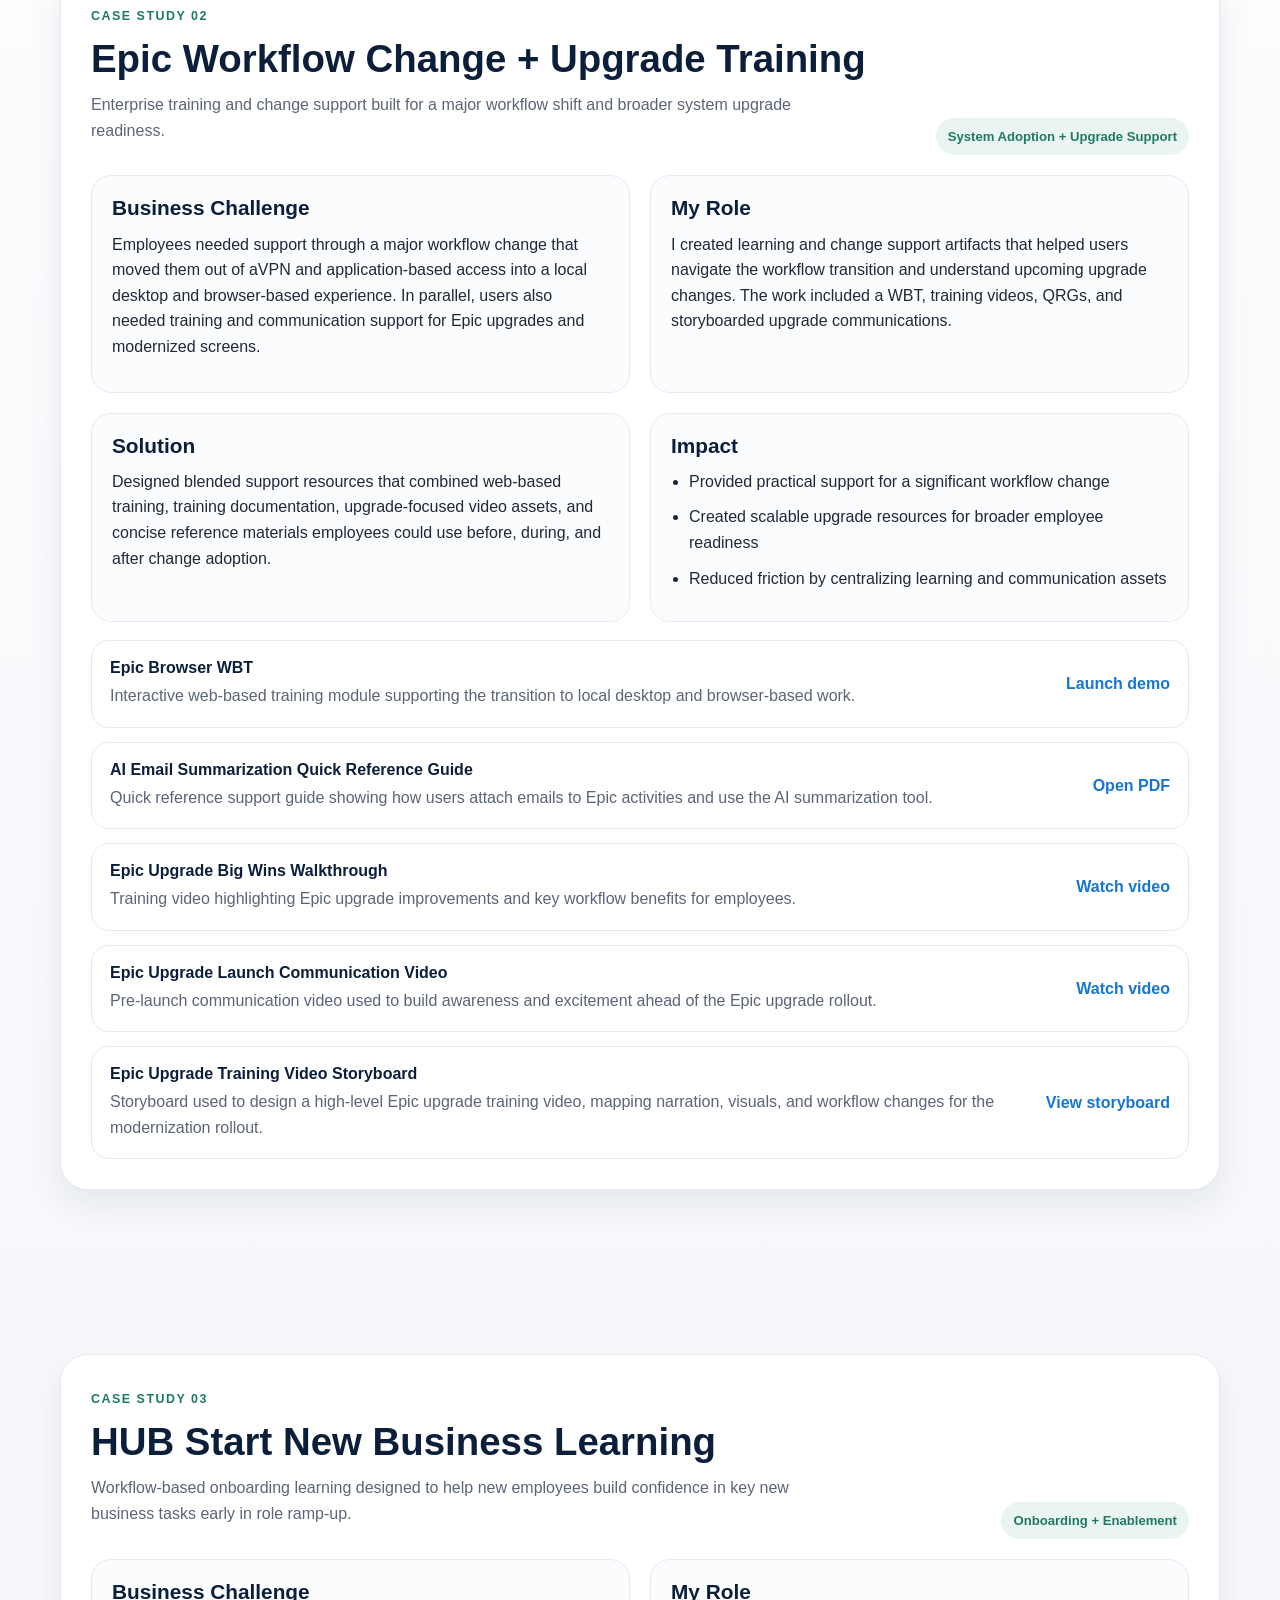
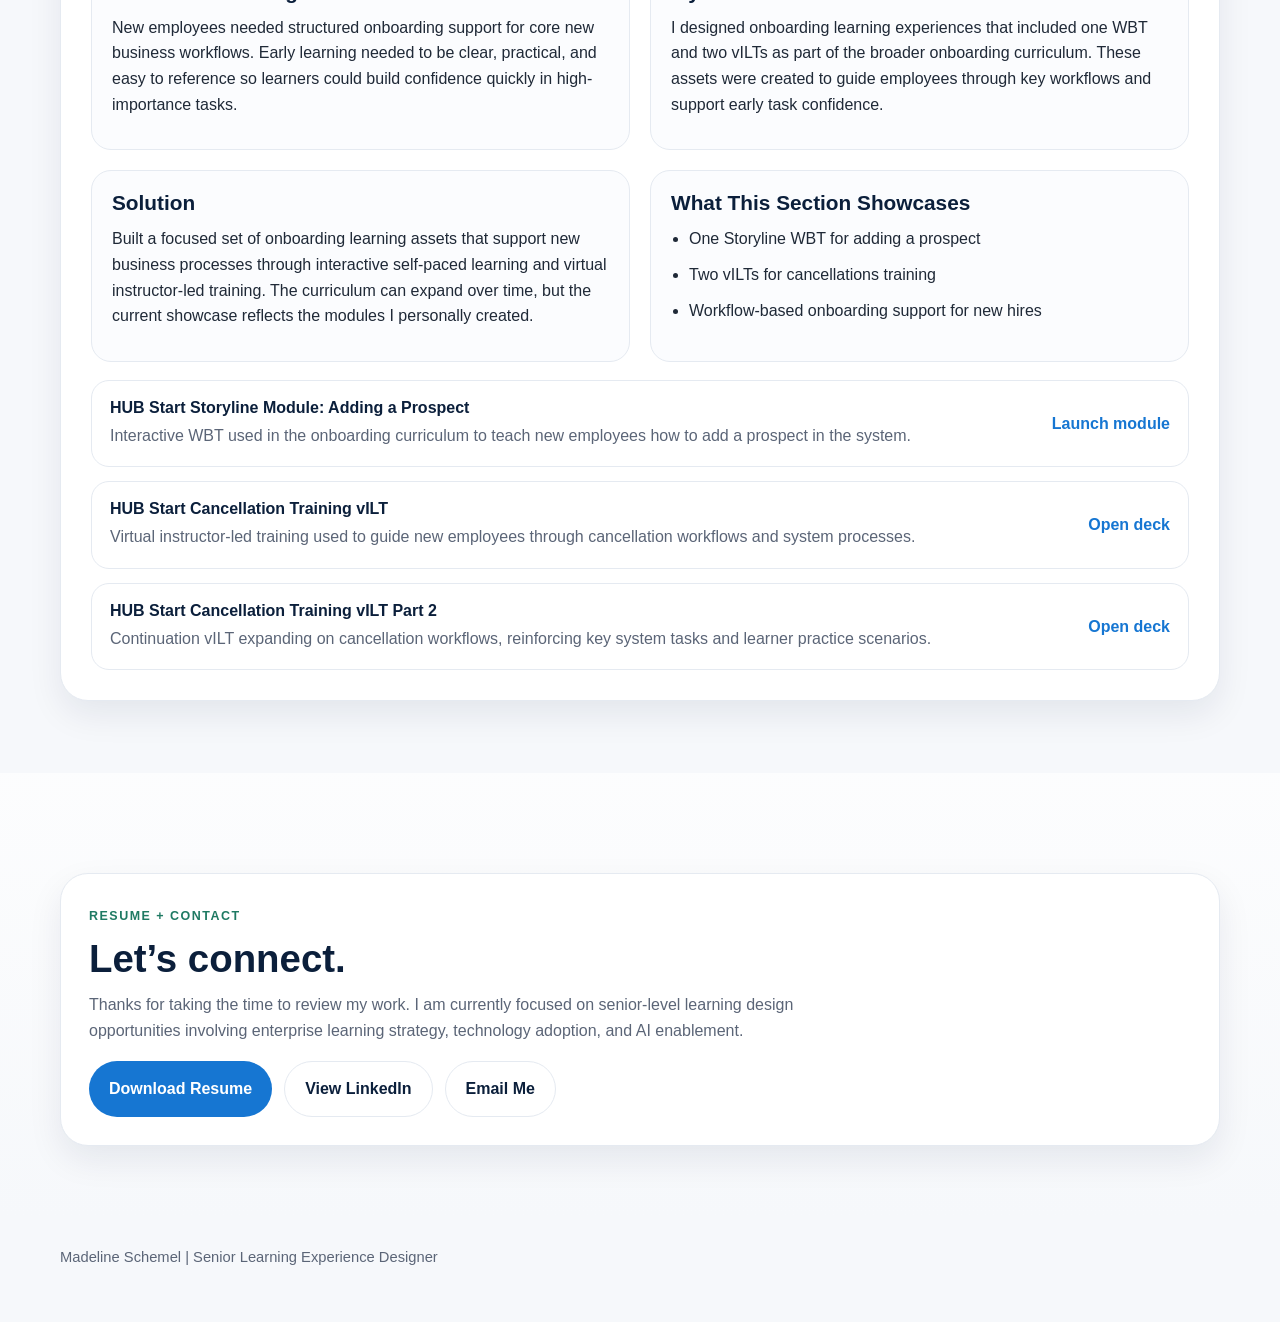
<file: portfolio-site/index.html>
<!DOCTYPE html>
<html lang="en">
<head>
  <meta charset="UTF-8" />
  <meta name="viewport" content="width=device-width, initial-scale=1.0" />
  <title>Madeline Schemel | Senior Learning Experience Designer</title>
  <style>
    :root{
      --navy:#0B1F3B;
      --blue:#1676D2;
      --green:#1F7A63;
      --bg:#F6F8FB;
      --card:#FFFFFF;
      --text:#1F2937;
      --muted:#5B6577;
      --line:#E5EAF1;
      --shadow:0 14px 34px rgba(11,31,59,.08);
      --radius:22px;
      --max:1160px;
    }
    *{box-sizing:border-box}
    html{scroll-behavior:smooth}
    body{
      margin:0;
      font-family:Arial, Helvetica, sans-serif;
      color:var(--text);
      background:var(--bg);
      line-height:1.6;
    }
    a{color:inherit;text-decoration:none}
    img{display:block;max-width:100%}
    .container{width:min(calc(100% - 32px), var(--max));margin:0 auto}
    .site-header{
      position:sticky;top:0;z-index:20;
      background:rgba(246,248,251,.92);
      backdrop-filter:blur(12px);
      border-bottom:1px solid var(--line);
    }
    .nav{
      display:flex;justify-content:space-between;align-items:center;gap:20px;
      padding:16px 0;
    }
    .brand{font-weight:700;color:var(--navy)}
    .brand small{display:block;font-size:.82rem;color:var(--muted);font-weight:600;margin-top:2px}
    .nav-links{display:flex;flex-wrap:wrap;gap:16px;color:var(--muted);font-size:.94rem}
    .nav-links a:hover{color:var(--blue)}
    .hero{
      background:
        radial-gradient(circle at top right, rgba(22,118,210,.18), transparent 26%),
        radial-gradient(circle at left center, rgba(31,122,99,.14), transparent 22%),
        linear-gradient(135deg, var(--navy) 0%, #123A80 100%);
      color:white;
      padding:72px 0 56px;
    }
    .hero-grid{
      display:grid;
      grid-template-columns:1.2fr .8fr;
      gap:28px;
      align-items:center;
    }
    .eyebrow{
      display:inline-block;
      font-size:12px;
      letter-spacing:.16em;
      text-transform:uppercase;
      font-weight:700;
      color:#9DE3CF;
      margin-bottom:14px;
    }
    h1,h2,h3,h4{margin:0 0 12px;line-height:1.12;color:var(--navy)}
    .hero h1,.hero h2,.hero h3,.hero p{color:white}
    h1{font-size:clamp(2.4rem, 5vw, 4.6rem)}
    h2{font-size:clamp(1.8rem, 3vw, 2.7rem)}
    h3{font-size:1.3rem}
    p{margin:0 0 12px}
    .hero p{font-size:1.06rem;color:rgba(255,255,255,.88)}
    .hero-actions{display:flex;flex-wrap:wrap;gap:12px;margin-top:24px}
    .button{
      display:inline-flex;align-items:center;justify-content:center;
      padding:14px 20px;border-radius:999px;font-weight:700;
      transition:transform .18s ease;
    }
    .button:hover{transform:translateY(-1px)}
    .button.primary{background:white;color:var(--navy)}
    .button.secondary{background:transparent;color:white;border:1px solid rgba(255,255,255,.28)}
    .hero-panel{
      background:rgba(255,255,255,.08);
      border:1px solid rgba(255,255,255,.12);
      border-radius:26px;
      padding:24px;
    }
    .stats-grid{
      display:grid;
      grid-template-columns:1fr 1fr;
      gap:14px;
    }
    .stat{
      border-radius:18px;
      background:rgba(255,255,255,.07);
      padding:16px;
    }
    .stat strong{display:block;font-size:1.5rem;margin-bottom:4px}
    .section{padding:72px 0}
    .section.alt{background:linear-gradient(180deg, rgba(255,255,255,.7), rgba(246,248,251,.95))}
    .lead{max-width:760px;color:var(--muted)}
    .cards-3{
      display:grid;
      grid-template-columns:repeat(3,minmax(0,1fr));
      gap:20px;
      margin-top:28px;
    }
    .card{
      background:var(--card);
      border:1px solid var(--line);
      border-radius:var(--radius);
      box-shadow:var(--shadow);
      padding:24px;
    }
    .tag{
      display:inline-block;
      font-size:.78rem;
      letter-spacing:.12em;
      text-transform:uppercase;
      font-weight:700;
      color:var(--green);
      margin-bottom:10px;
    }
    .case-link{color:var(--blue);font-weight:700}
    .about-grid{
      display:grid;
      grid-template-columns:.78fr 1.22fr;
      gap:28px;
      align-items:start;
      margin-top:28px;
    }
    .headshot-card{
      background:var(--card);
      border:1px solid var(--line);
      border-radius:28px;
      box-shadow:var(--shadow);
      overflow:hidden;
    }
    .headshot-card img{width:100%;height:100%;object-fit:cover}
    .bullets{padding-left:18px;margin:12px 0 0}
    .bullets li{margin-bottom:10px}
    .tools-grid{
      display:grid;
      grid-template-columns:repeat(2,minmax(0,1fr));
      gap:20px;
      margin-top:28px;
    }
    .tool-card{
      background:var(--card);
      border:1px solid var(--line);
      border-radius:22px;
      padding:24px;
      box-shadow:var(--shadow);
    }
    .tool-card .num{
      width:42px;height:42px;border-radius:14px;
      display:flex;align-items:center;justify-content:center;
      background:#EAF5F1;color:var(--green);font-weight:700;margin-bottom:14px;
    }
    .list{display:grid;gap:8px;color:var(--muted)}
    .case-study{
      scroll-margin-top:90px;
      margin-top:20px;
      background:var(--card);
      border:1px solid var(--line);
      border-radius:28px;
      box-shadow:var(--shadow);
      padding:30px;
    }
    .case-head{
      display:flex;justify-content:space-between;align-items:flex-end;gap:20px;
      margin-bottom:20px;
    }
    .pill{
      display:inline-flex;align-items:center;padding:8px 12px;
      border-radius:999px;background:#EAF5F1;color:var(--green);
      font-size:.82rem;font-weight:700;
    }
    .case-grid{
      display:grid;
      grid-template-columns:1fr 1fr;
      gap:20px;
    }
    .mini{
      background:#FBFCFE;
      border:1px solid var(--line);
      border-radius:20px;
      padding:20px;
    }
    .impact-list{padding-left:18px;margin:0}
    .impact-list li{margin-bottom:10px}
    .artifact-list{
      display:grid;
      gap:14px;
      margin-top:18px;
    }
    .artifact{
      border:1px solid var(--line);
      border-radius:18px;
      padding:18px;
      display:flex;
      justify-content:space-between;
      gap:16px;
      align-items:center;
      background:white;
    }
    .artifact h4{margin-bottom:6px}
    .artifact p{margin:0;color:var(--muted)}
    .artifact a{
      white-space:nowrap;
      color:var(--blue);
      font-weight:700;
    }
    .contact-card{
      background:var(--card);
      border:1px solid var(--line);
      border-radius:28px;
      box-shadow:var(--shadow);
      padding:28px;
      margin-top:28px;
    }
    .contact-actions{display:flex;flex-wrap:wrap;gap:12px;margin-top:18px}
    .button.blue{background:var(--blue);color:white}
    .button.ghost{background:transparent;color:var(--navy);border:1px solid var(--line)}
    footer{padding:28px 0 52px;color:var(--muted);font-size:.92rem}
    @media (max-width: 980px){
      .hero-grid,.about-grid,.case-grid{grid-template-columns:1fr}
      .cards-3,.tools-grid{grid-template-columns:1fr}
    }
    @media (max-width: 640px){
      .nav{flex-direction:column;align-items:flex-start}
      .nav-links{gap:12px}
      .stats-grid{grid-template-columns:1fr}
      .artifact{flex-direction:column;align-items:flex-start}
      .case-head{flex-direction:column;align-items:flex-start}
      .hero-actions,.contact-actions{flex-direction:column}
      .button{width:100%}
    }
  </style>
</head>
<body>
  <header class="site-header">
    <div class="container nav">
      <div class="brand">Madeline Schemel<small>Senior Learning Experience Designer</small></div>
      <nav class="nav-links">
        <a href="#about">About</a>
        <a href="#tools">Tools</a>
        <a href="#featured">Projects</a>
        <a href="#ai">AI Initiative</a>
        <a href="#epic">Epic</a>
        <a href="#hubstart">HUB Start</a>
        <a href="#contact">Contact</a>
      </nav>
    </div>
  </header>

  <section class="hero">
    <div class="container hero-grid">
      <div>
        <span class="eyebrow">Learning Experience Design Portfolio</span>
        <h1>Enterprise learning strategy, AI enablement, and digital learning transformation.</h1>
        <p>I design scalable learning experiences that help organizations adopt new technologies, strengthen workforce capability, and improve performance at scale. My portfolio showcases enterprise onboarding, workflow change training, and AI learning strategy built for large, distributed teams.</p>
        <div class="hero-actions">
          <a class="button primary" href="#featured">View Case Studies</a>
          <a class="button secondary" href="docs/madeline-schemel-resume.pdf" target="_blank">Download Resume</a>
          <a class="button secondary" href="https://www.linkedin.com/in/madelineschemel/" target="_blank">LinkedIn</a>
        </div>
      </div>
      <aside class="hero-panel">
        <div class="stats-grid">
          <div class="stat">
            <strong>20,000+</strong>
            <span>Employees supported through enterprise AI learning enablement</span>
          </div>
          <div class="stat">
            <strong>10,000+</strong>
            <span>Employees supported through onboarding and enterprise learning initiatives</span>
          </div>
          <div class="stat">
            <strong>23% to 92%</strong>
            <span>Training adoption improvement through redesigned learning experiences</span>
          </div>
          <div class="stat">
            <strong>Multi-modal</strong>
            <span>Storyline, Rise, vILT, WBT, video, QRGs, and curriculum design</span>
          </div>
        </div>
      </aside>
    </div>
  </section>

  <section class="section alt" id="featured">
    <div class="container">
      <span class="tag">Featured Work</span>
      <h2>Three enterprise case studies built for senior-level learning roles.</h2>
      <p class="lead">This portfolio is structured around business challenges, learning strategy, and artifacts that demonstrate how I design for adoption, clarity, and scale.</p>

      <div class="cards-3">
        <div class="card">
          <span class="tag">AI Enablement</span>
          <h3>Enterprise AI Learning Initiative</h3>
          <p>Designed learning strategy, curriculum planning, and practical video-based enablement resources to help employees adopt AI tools responsibly and effectively.</p>
          <a class="case-link" href="#ai">View case study</a>
        </div>
        <div class="card">
          <span class="tag">System Training</span>
          <h3>Epic Workflow Change + Upgrade Training</h3>
          <p>Built blended support for a major workflow change and broader upgrade communications through a WBT, QRGs, videos, and storyboarded training assets.</p>
          <a class="case-link" href="#epic">View case study</a>
        </div>
        <div class="card">
          <span class="tag">Onboarding</span>
          <h3>HUB Start New Business Learning</h3>
          <p>Designed onboarding learning experiences using one WBT and two vILTs to help new employees build confidence in key new business tasks and workflows.</p>
          <a class="case-link" href="#hubstart">View case study</a>
        </div>
      </div>
    </div>
  </section>

  <section class="section" id="about">
    <div class="container">
      <span class="tag">About</span>
      <h2>Enterprise learning design built with structure, clarity, and modern thinking.</h2>
      <div class="about-grid">
        <div class="headshot-card">
          <img src="images/headshot.jpg" alt="Madeline Schemel headshot">
        </div>
        <div class="card">
          <p>I design learning experiences that support performance in real work environments. My work focuses on enterprise system adoption, scalable onboarding programs, and emerging AI initiatives designed to help employees work more effectively and with greater confidence.</p>
          <p>My approach blends instructional design, consulting, communication strategy, and modern visual design so that learning solutions are not only engaging, but practical and usable in the moment employees need them.</p>
          <ul class="bullets">
            <li>Translate business needs into clear, learner-centered learning solutions</li>
            <li>Design training that drives adoption and performance, not just completion</li>
            <li>Create learning artifacts that scale across teams and evolving systems</li>
            <li>Build polished learning experiences with strong visual clarity</li>
          </ul>
        </div>
      </div>
    </div>
  </section>

  <section class="section alt" id="tools">
    <div class="container">
      <span class="tag">Tools & Technology</span>
      <h2>A full-stack toolkit for learning strategy, design, development, and enterprise learning support.</h2>

      <div class="tools-grid">
        <div class="tool-card">
          <div class="num">01</div>
          <h3>Learning Strategy & Instructional Design</h3>
          <div class="list">
            <span>Needs analysis</span>
            <span>Learning strategy development</span>
            <span>Curriculum architecture</span>
            <span>ADDIE and SAM methodologies</span>
            <span>Performance consulting</span>
            <span>Learning pathway design</span>
            <span>Competency mapping</span>
            <span>Change enablement strategy</span>
          </div>
        </div>
        <div class="tool-card">
          <div class="num">02</div>
          <h3>Course Development & Media</h3>
          <div class="list">
            <span>Articulate Storyline</span>
            <span>Articulate Rise</span>
            <span>Camtasia</span>
            <span>Vyond</span>
            <span>Canva</span>
            <span>Adobe Creative Suite</span>
            <span>SCORM package development</span>
            <span>Video-based learning assets</span>
          </div>
        </div>
        <div class="tool-card">
          <div class="num">03</div>
          <h3>AI & Learning Innovation</h3>
          <div class="list">
            <span>Claude AI</span>
            <span>ChatGPT</span>
            <span>AI prompt engineering</span>
            <span>AI-assisted course development</span>
            <span>AI video script development</span>
            <span>AI knowledge exploration</span>
            <span>AI learning content prototyping</span>
            <span>AI enablement training design</span>
          </div>
        </div>
        <div class="tool-card">
          <div class="num">04</div>
          <h3>Enterprise Platforms & Collaboration</h3>
          <div class="list">
            <span>SharePoint</span>
            <span>Microsoft Teams</span>
            <span>Microsoft 365</span>
            <span>PowerPoint</span>
            <span>Learning management systems</span>
            <span>SCORM and xAPI standards</span>
            <span>Enterprise content management systems</span>
            <span>Miro and collaborative whiteboarding</span>
          </div>
        </div>
      </div>
    </div>
  </section>

  <section class="section" id="ai">
    <div class="container case-study">
      <div class="case-head">
        <div>
          <span class="tag">Case Study 01</span>
          <h2>Enterprise AI Learning Initiative</h2>
          <p class="lead">An emerging enterprise AI enablement effort focused on building internal curriculum, practical adoption resources, and scalable learning support.</p>
        </div>
        <span class="pill">AI Literacy + Adoption</span>
      </div>

      <div class="case-grid">
        <div class="mini">
          <h3>Business Challenge</h3>
          <p>Employees are increasingly interested in using AI tools, but many need clearer guidance on how to use them responsibly, effectively, and in ways that connect to real work. The initiative is still growing, which makes curriculum planning and adoption strategy especially important.</p>
        </div>
        <div class="mini">
          <h3>My Role</h3>
          <p>I am helping build the enterprise AI learning foundation through internal curriculum development, practical demonstrations, and enablement resources. This includes shaping learning content internally while also supporting broader development pathways through Udemy.</p>
        </div>
        <div class="mini">
          <h3>Solution</h3>
          <p>Developed a growing set of learning resources focused on practical AI use cases such as writing, research, prompt design, and knowledge exploration. The work currently includes curriculum planning, video demonstrations, and resource design that can scale as the program matures.</p>
        </div>
        <div class="mini">
          <h3>Current Focus</h3>
          <ul class="impact-list">
            <li>Build a structured AI learning curriculum</li>
            <li>Create practical, low-barrier learning resources</li>
            <li>Support employee success through internal learning and external pathways</li>
          </ul>
        </div>
      </div>

      <div class="artifact-list">
        <div class="artifact">
          <div>
            <h4>How I AI Video Demonstration</h4>
            <p>Short learning video demonstrating practical Claude use cases for employees.</p>
          </div>
          <a href="artifacts/ai/how-i-ai-demo.mp4" target="_blank">Watch video</a>
        </div>
        <div class="artifact">
          <div>
            <h4>AI Video Series Content Roadmap</h4>
            <p>Curriculum plan showing monthly AI learning topics and expanded short-form content strategy.</p>
          </div>
          <a href="docs/ai-video-topics.pdf" target="_blank">View document</a>
        </div>
        <div class="artifact">
          <div>
            <h4>Enterprise AI Learning Curriculum</h4>
            <p>12-month learning journey designed to guide employees from beginner to advanced AI use.</p>
          </div>
          <a href="docs/ai-learning-curriculum.pdf" target="_blank">Open PDF</a>
        </div>
      </div>
    </div>
  </section>

  <section class="section alt" id="epic">
    <div class="container case-study">
      <div class="case-head">
        <div>
          <span class="tag">Case Study 02</span>
          <h2>Epic Workflow Change + Upgrade Training</h2>
          <p class="lead">Enterprise training and change support built for a major workflow shift and broader system upgrade readiness.</p>
        </div>
        <span class="pill">System Adoption + Upgrade Support</span>
      </div>

      <div class="case-grid">
        <div class="mini">
          <h3>Business Challenge</h3>
          <p>Employees needed support through a major workflow change that moved them out of aVPN and application-based access into a local desktop and browser-based experience. In parallel, users also needed training and communication support for Epic upgrades and modernized screens.</p>
        </div>
        <div class="mini">
          <h3>My Role</h3>
          <p>I created learning and change support artifacts that helped users navigate the workflow transition and understand upcoming upgrade changes. The work included a WBT, training videos, QRGs, and storyboarded upgrade communications.</p>
        </div>
        <div class="mini">
          <h3>Solution</h3>
          <p>Designed blended support resources that combined web-based training, training documentation, upgrade-focused video assets, and concise reference materials employees could use before, during, and after change adoption.</p>
        </div>
        <div class="mini">
          <h3>Impact</h3>
          <ul class="impact-list">
            <li>Provided practical support for a significant workflow change</li>
            <li>Created scalable upgrade resources for broader employee readiness</li>
            <li>Reduced friction by centralizing learning and communication assets</li>
          </ul>
        </div>
      </div>

      <div class="artifact-list">
        <div class="artifact">
          <div>
            <h4>Epic Browser WBT</h4>
            <p>Interactive web-based training module supporting the transition to local desktop and browser-based work.</p>
          </div>
          <a href="artifacts/epic-browser-demo/content/index.html" target="_blank">Launch demo</a>
        </div>
        <div class="artifact">
          <div>
            <h4>AI Email Summarization Quick Reference Guide</h4>
            <p>Quick reference support guide showing how users attach emails to Epic activities and use the AI summarization tool.</p>
          </div>
          <a href="docs/ai-email-qrg.pdf" target="_blank">Open PDF</a>
        </div>
        <div class="artifact">
          <div>
            <h4>Epic Upgrade Big Wins Walkthrough</h4>
            <p>Training video highlighting Epic upgrade improvements and key workflow benefits for employees.</p>
          </div>
          <a href="artifacts/epic-upgrade-demo.mp4" target="_blank">Watch video</a>
        </div>
        <div class="artifact">
          <div>
            <h4>Epic Upgrade Launch Communication Video</h4>
            <p>Pre-launch communication video used to build awareness and excitement ahead of the Epic upgrade rollout.</p>
          </div>
          <a href="artifacts/epic/epic-hype-video.mp4" target="_blank">Watch video</a>
        </div>
        <div class="artifact">
          <div>
            <h4>Epic Upgrade Training Video Storyboard</h4>
            <p>Storyboard used to design a high-level Epic upgrade training video, mapping narration, visuals, and workflow changes for the modernization rollout.</p>
          </div>
          <a href="docs/epic-upgrade-storyboard.docx" target="_blank">View storyboard</a>
        </div>
      </div>
    </div>
  </section>

  <section class="section" id="hubstart">
    <div class="container case-study">
      <div class="case-head">
        <div>
          <span class="tag">Case Study 03</span>
          <h2>HUB Start New Business Learning</h2>
          <p class="lead">Workflow-based onboarding learning designed to help new employees build confidence in key new business tasks early in role ramp-up.</p>
        </div>
        <span class="pill">Onboarding + Enablement</span>
      </div>

      <div class="case-grid">
        <div class="mini">
          <h3>Business Challenge</h3>
          <p>New employees needed structured onboarding support for core new business workflows. Early learning needed to be clear, practical, and easy to reference so learners could build confidence quickly in high-importance tasks.</p>
        </div>
        <div class="mini">
          <h3>My Role</h3>
          <p>I designed onboarding learning experiences that included one WBT and two vILTs as part of the broader onboarding curriculum. These assets were created to guide employees through key workflows and support early task confidence.</p>
        </div>
        <div class="mini">
          <h3>Solution</h3>
          <p>Built a focused set of onboarding learning assets that support new business processes through interactive self-paced learning and virtual instructor-led training. The curriculum can expand over time, but the current showcase reflects the modules I personally created.</p>
        </div>
        <div class="mini">
          <h3>What This Section Showcases</h3>
          <ul class="impact-list">
            <li>One Storyline WBT for adding a prospect</li>
            <li>Two vILTs for cancellations training</li>
            <li>Workflow-based onboarding support for new hires</li>
          </ul>
        </div>
      </div>

      <div class="artifact-list">
        <div class="artifact">
          <div>
            <h4>HUB Start Storyline Module: Adding a Prospect</h4>
            <p>Interactive WBT used in the onboarding curriculum to teach new employees how to add a prospect in the system.</p>
          </div>
          <a href="artifacts/hub-start-storyline/New Business_ Adding a Prospect/story.html" target="_blank">Launch module</a>
        </div>
        <div class="artifact">
          <div>
            <h4>HUB Start Cancellation Training vILT</h4>
            <p>Virtual instructor-led training used to guide new employees through cancellation workflows and system processes.</p>
          </div>
          <a href="artifacts/hub-start-vilt/Cancellations vILT Pt. 1.pptx" target="_blank">Open deck</a>
        </div>
        <div class="artifact">
          <div>
            <h4>HUB Start Cancellation Training vILT Part 2</h4>
            <p>Continuation vILT expanding on cancellation workflows, reinforcing key system tasks and learner practice scenarios.</p>
          </div>
          <a href="artifacts/hub-start-vilt-2/Cancellations vILT Pt. 2.pptx" target="_blank">Open deck</a>
        </div>
      </div>
    </div>
  </section>

  <section class="section alt" id="contact">
    <div class="container">
      <div class="contact-card">
        <span class="tag">Resume + Contact</span>
        <h2>Let’s connect.</h2>
        <p class="lead">Thanks for taking the time to review my work. I am currently focused on senior-level learning design opportunities involving enterprise learning strategy, technology adoption, and AI enablement.</p>
        <div class="contact-actions">
          <a class="button blue" href="docs/madeline-schemel-resume.pdf" target="_blank">Download Resume</a>
          <a class="button ghost" href="https://www.linkedin.com/in/madelineschemel/" target="_blank">View LinkedIn</a>
          <a class="button ghost" href="mailto:madelineschemel96@gmail.com">Email Me</a>
        </div>
      </div>
    </div>
  </section>

  <footer>
    <div class="container">Madeline Schemel | Senior Learning Experience Designer</div>
  </footer>
</body>
</html>
</file>
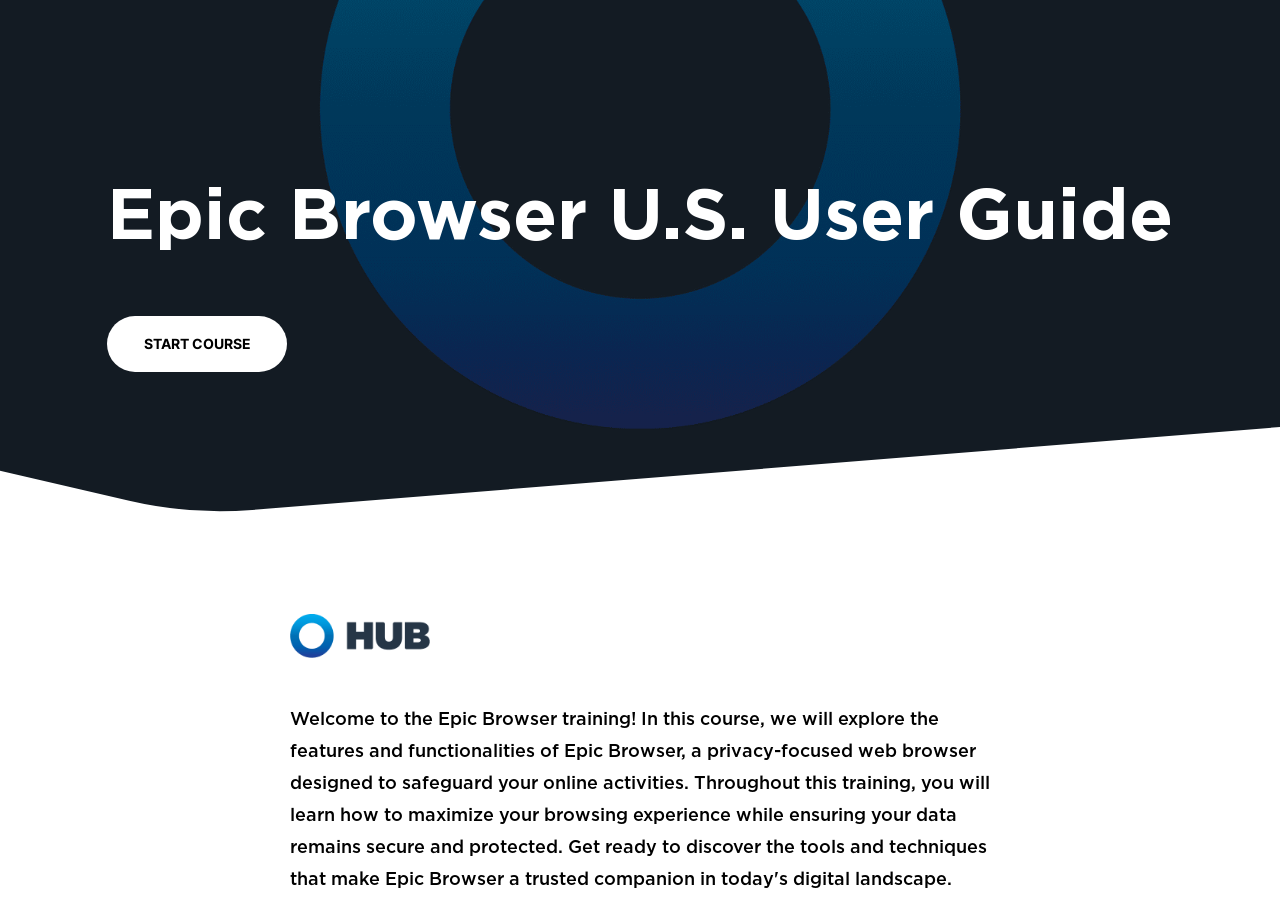
<file: artifacts/epic-browser-demo/content/index.html>
<!DOCTYPE html>
<html lang="en" class="">
  <head>
    <meta http-equiv="X-UA-Compatible" content="IE=edge,chrome=1">
    <meta name="viewport" content="width=device-width, initial-scale=1">
    <meta charset="utf-8">

    <title>Epic Browser U.S. User Guide</title>
    <script type="text/javascript" src="lib/lzwcompress.js"></script>

    <!-- Resize Hack -->
    <script type="text/javascript">
      window.resizeTo(screen.width, screen.height);
    </script>
    

    <script id="__ENTRY__" type="application/json">
      {".js":["rise/7c207f40.js"],".css":["sandbox/4adfab46.css"]}
    </script>

    <script id="__REMOTE_ENTRIES__" type="application/json">
      {"learn_distribution_frontend":{".js":["learn_dist/entry.js"]},"mondrian":{".js":["mondrian/entry.js"]}}
    </script>

    <script>
      (function() {
        const jsonp = {}
        const allowOutsideDriver = true

        function shouldLoad() {
          if(allowOutsideDriver)
            return true

          return window.location.protocol === 'file:'
            || (window !== window.parent && typeof window.parent.IsLmsPresent === 'function')
        }

        function loadModule(manifest) {
          const p = []

          if (manifest['.css'] != null) {
            for (var idx = 0; idx < manifest['.css'].length; idx++) {
              p.push(new Promise((resolve, reject) => {
                var link = document.createElement('link')
                link.onload = resolve
                link.onerror = reject
                link.rel = 'stylesheet'
                link.href = 'lib/' + manifest['.css'][idx]
                document.body.appendChild(link)
              }))
            }
          }

          if (manifest['.js'] != null) {
            for (var idx = 0; idx < manifest['.js'].length; idx++) {
              p.push(new Promise((resolve, reject) => {
                var script = document.createElement('script')
                script.onload = resolve
                script.onerror = reject
                script.src = 'lib/' + manifest['.js'][idx]
                document.body.appendChild(script)
              }))
            }
          }

          return Promise.all(p)
        }

        function deserialize(str) {
          const buffer = Uint8Array.from(atob(str), c => c.charCodeAt(0))
          const json = new TextDecoder().decode(buffer)
          const result = JSON.parse(json)
          return result
        }

        function __preventLoad() {
          let appDiv = document.getElementById('app')
          let errMsgSpan = document.createElement('span')
          let errMsgText = document.createTextNode('Error: Content launched outside of a supported LMS enviroment.')

          errMsgSpan.appendChild(errMsgText)
          appDiv.appendChild(errMsgSpan)

          throw new Error("Content launched outside of a supported LMS enviroment.")
        }

        function __loadEntry() {
          return loadModule(JSON.parse(document.getElementById('__ENTRY__').textContent))
        }

        function __loadRemoteEntry(name) {
          const manifest = JSON.parse(document.getElementById('__REMOTE_ENTRIES__').textContent)
          if (manifest[name] == null) throw new Error(`Missing manifest for remote entry "${name}".`)
          return loadModule(manifest[name])
        }

        async function __fetchCourse() {
          return Promise.resolve(deserialize("[base64]"))
        }

        window.__loadEntry = shouldLoad() ? __loadEntry : __preventLoad
        window.__loadRemoteEntry = __loadRemoteEntry
        window.__fetchCourse = __fetchCourse
      })()
    </script>
  </head>
  <body>
    <div id="app"></div>
    <script type="text/javascript">
  (function(root) {
    window.partnerContent = [];

    function isExport() {
      return true;
    }

    function resolvePath(path) {
      return ('assets/').concat(path);
    }

    function resolveFontPath(font) {
      return ('lib/fonts/').concat(font.key.split('/').reverse()[0]);
    }

    root.Runtime = {
      fetch: window.__fetchCourse,
      isExport: isExport,
      resolvePath: resolvePath,
      resolveFontPath: resolveFontPath
    };
  }(window));
</script>

    
    <script>__loadEntry()</script>

  </body>
</html>
</file>
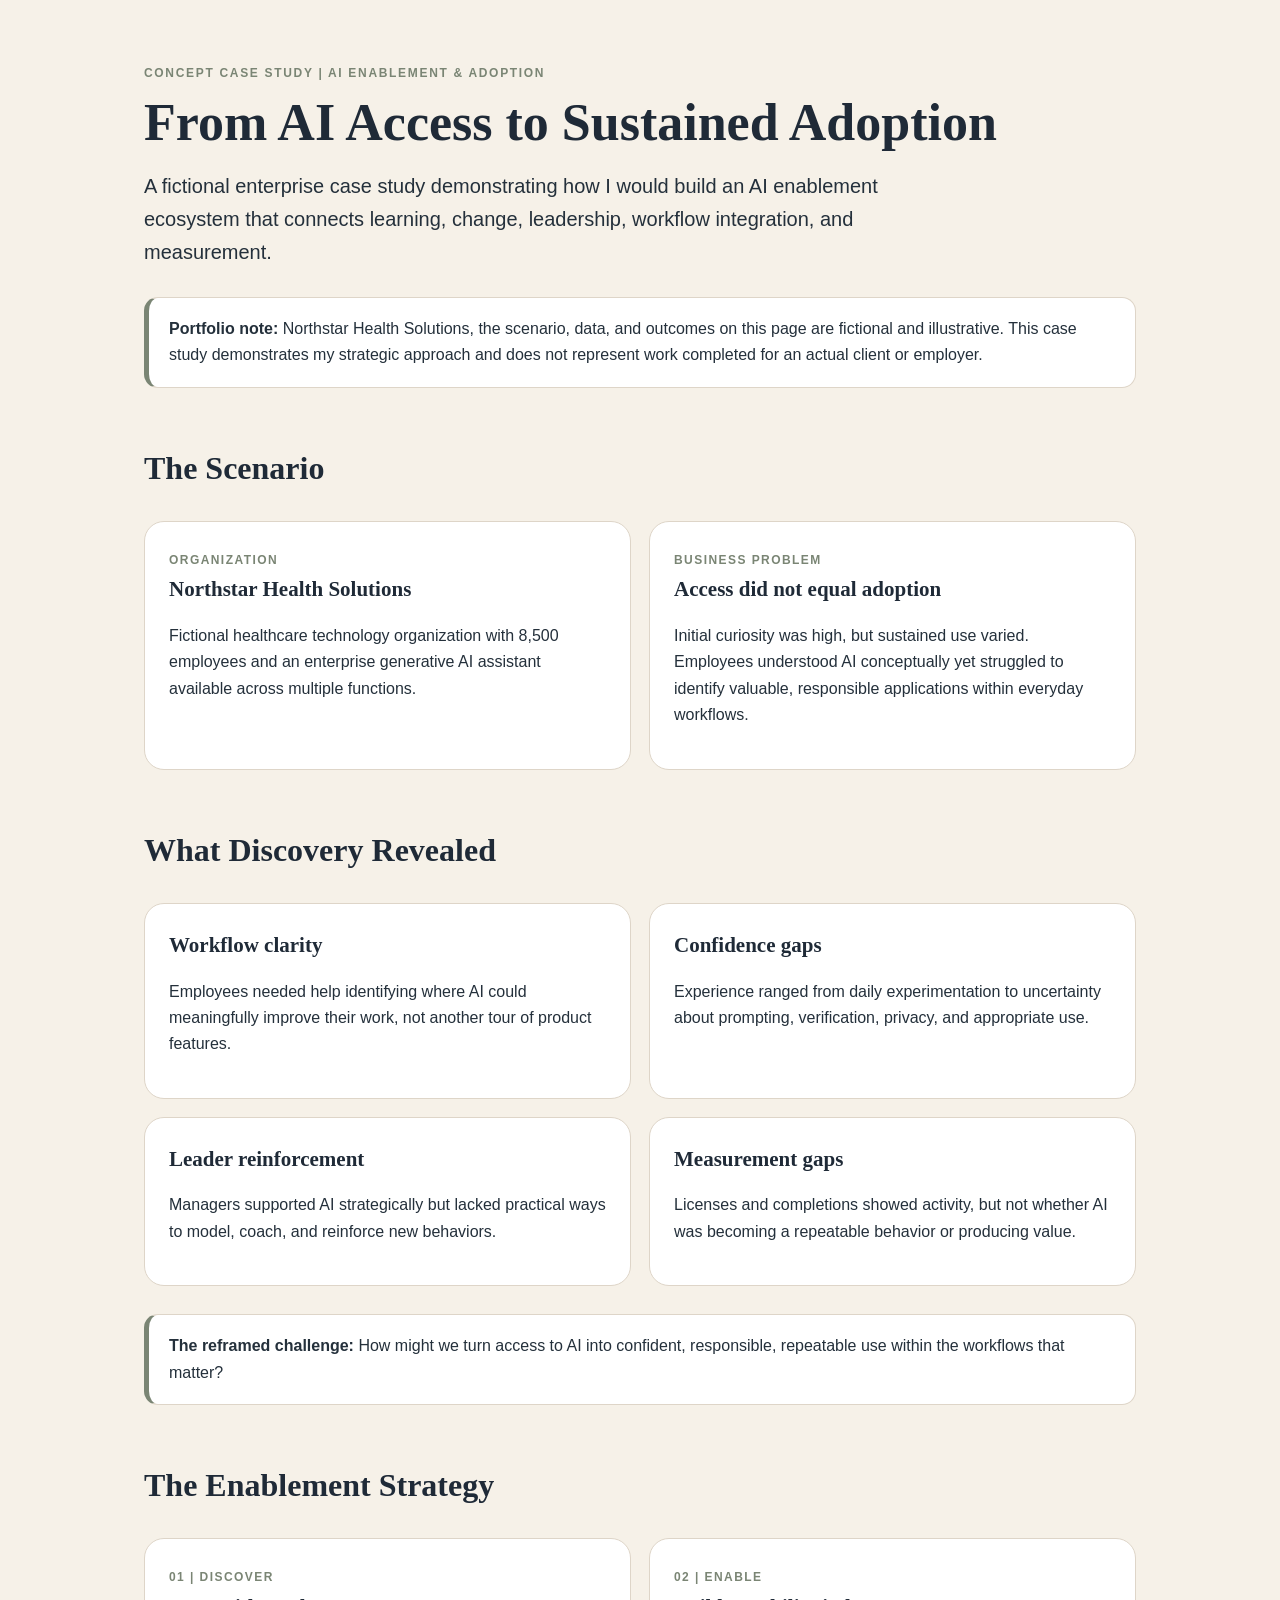
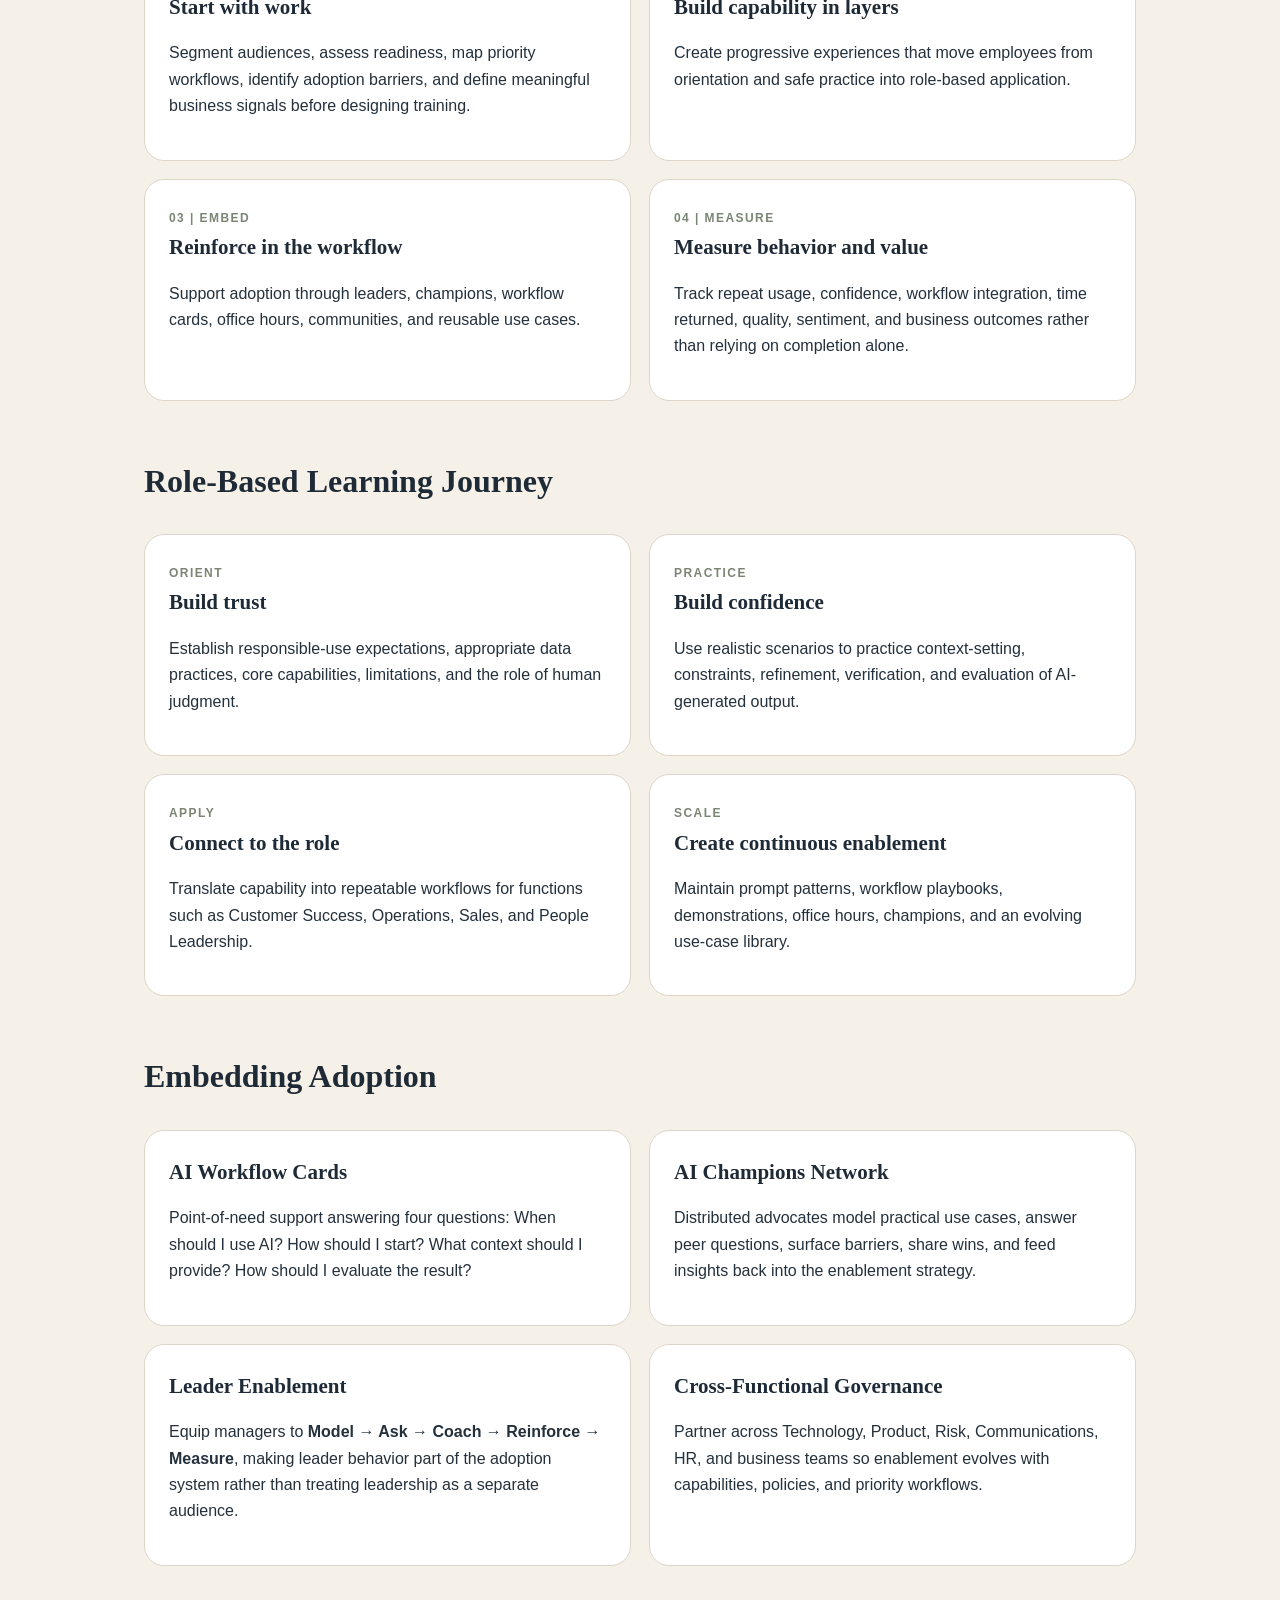
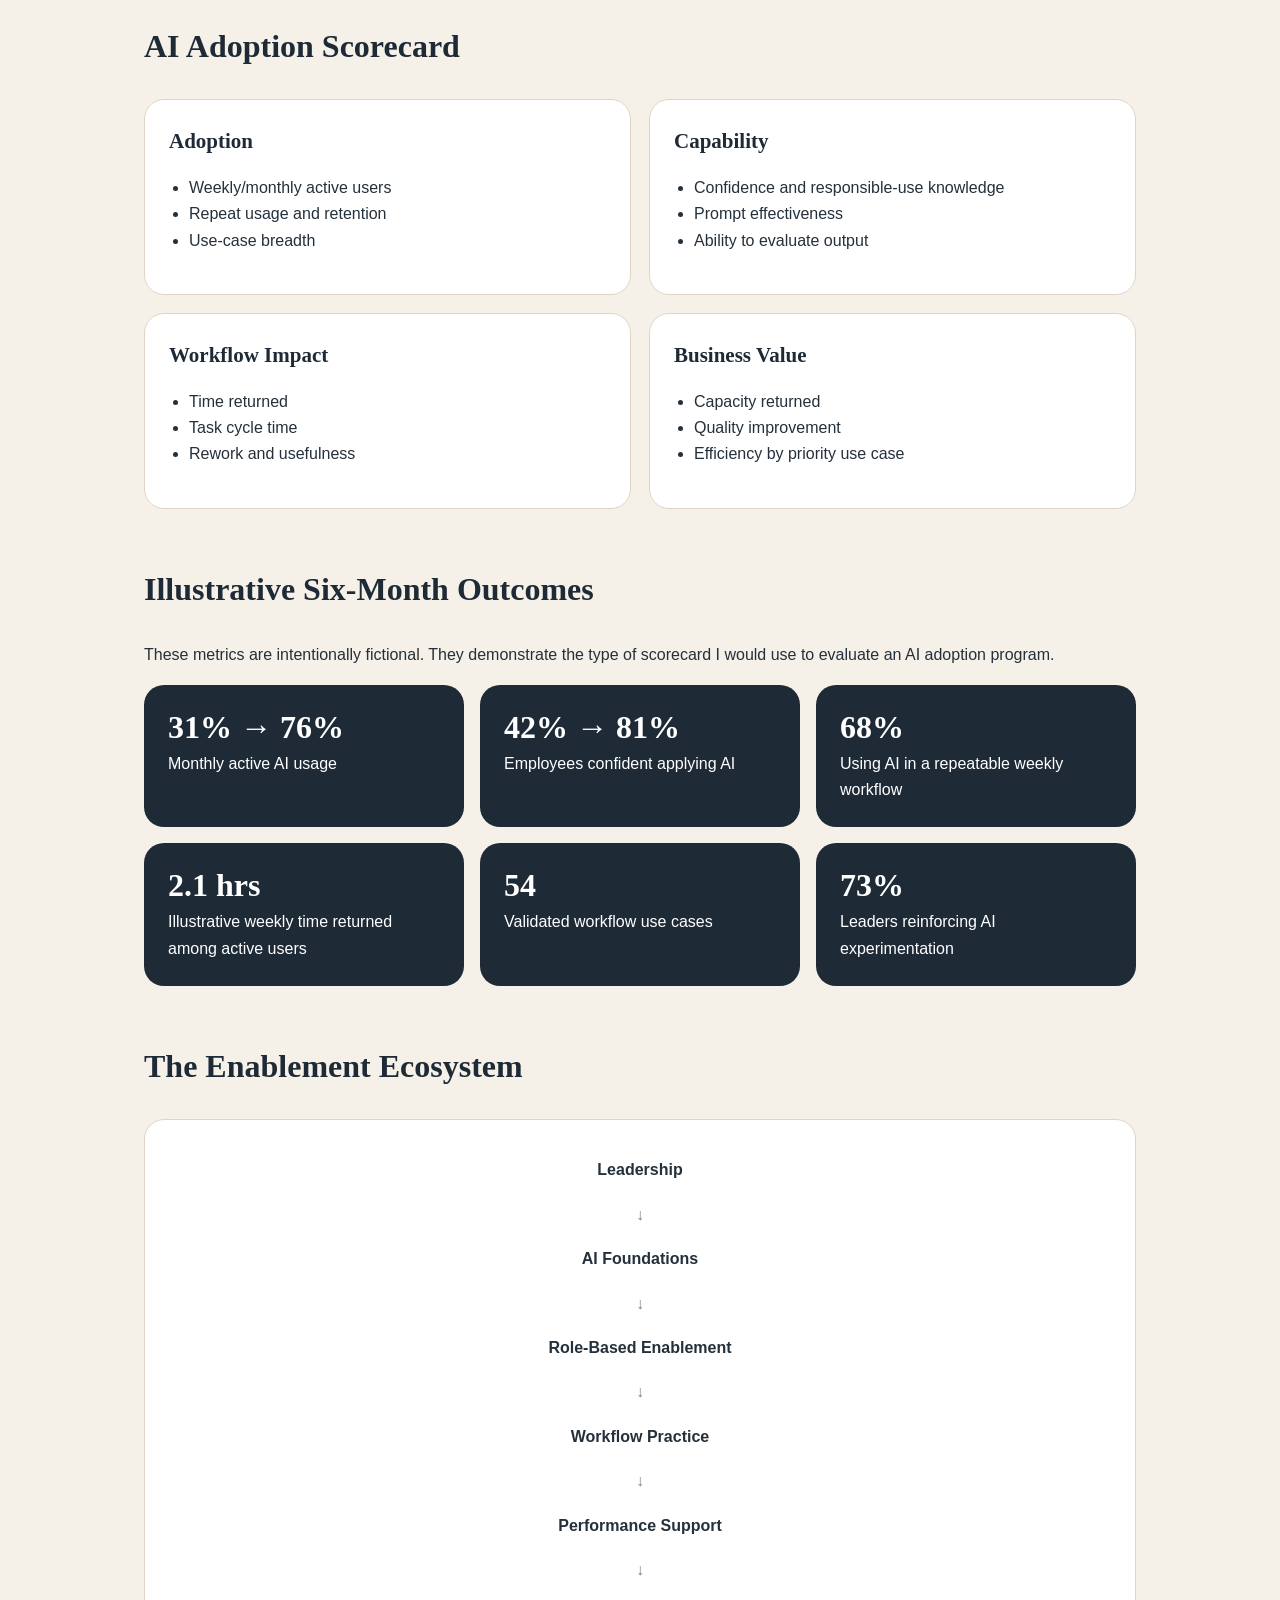
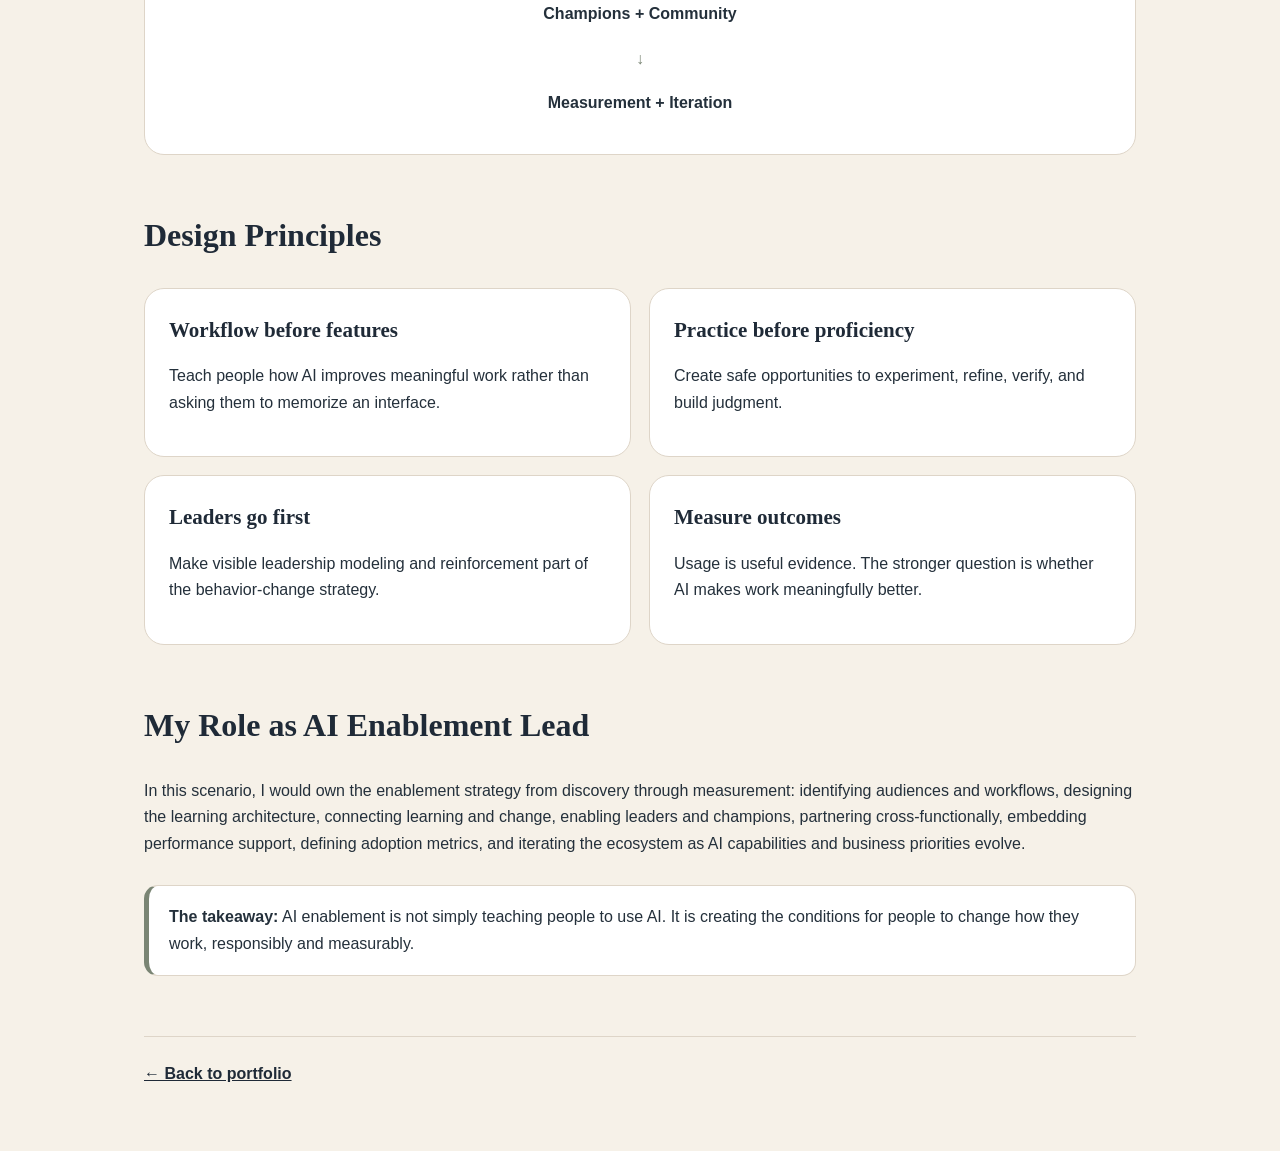
<file: ai/ai-adoption-case-study.html>
<!doctype html>
<html lang="en">
<head>
<meta charset="utf-8">
<meta name="viewport" content="width=device-width,initial-scale=1">
<title>AI Adoption Case Study | Madeline Schemel</title>
<style>
:root{--cream:#F6F1E8;--ink:#24303B;--navy:#1F2A37;--sage:#7A8574;--white:#fff;--line:#DED5C8;--muted:#68717B}
*{box-sizing:border-box}body{margin:0;background:var(--cream);color:var(--ink);font:16px/1.65 Inter,Arial,sans-serif}.wrap{max-width:1040px;margin:auto;padding:64px 24px}h1,h2,h3{font-family:Georgia,serif;color:var(--navy)}h1{font-size:52px;line-height:1.04;margin:12px 0 18px}h2{font-size:32px;margin-top:54px}h3{font-size:21px;margin:0 0 8px}.ey{letter-spacing:.14em;text-transform:uppercase;font-size:12px;font-weight:700;color:var(--sage)}.lead{font-size:20px;max-width:820px}.note{background:#fff;border:1px solid var(--line);border-left:5px solid var(--sage);border-radius:14px;padding:18px 20px;margin:28px 0}.grid{display:grid;grid-template-columns:repeat(2,1fr);gap:18px}.card{background:var(--white);border:1px solid var(--line);border-radius:20px;padding:24px}.step{font-size:12px;letter-spacing:.12em;font-weight:800;color:var(--sage)}.metrics{display:grid;grid-template-columns:repeat(3,1fr);gap:16px}.metric{background:var(--navy);color:#fff;border-radius:20px;padding:24px}.metric strong{display:block;font:700 32px Georgia,serif;margin-bottom:5px}.flow{background:#fff;border:1px solid var(--line);border-radius:20px;padding:28px;text-align:center;font-weight:700}.flow span{display:block;padding:9px}.arrow{color:var(--sage)}ul{padding-left:20px}.footer{margin-top:60px;padding-top:24px;border-top:1px solid var(--line)}a{color:var(--navy);font-weight:700}@media(max-width:760px){.grid,.metrics{grid-template-columns:1fr}h1{font-size:40px}.wrap{padding-top:42px}}
</style>
</head>
<body><main class="wrap">
<div class="ey">Concept Case Study | AI Enablement &amp; Adoption</div>
<h1>From AI Access to Sustained Adoption</h1>
<p class="lead">A fictional enterprise case study demonstrating how I would build an AI enablement ecosystem that connects learning, change, leadership, workflow integration, and measurement.</p>
<div class="note"><strong>Portfolio note:</strong> Northstar Health Solutions, the scenario, data, and outcomes on this page are fictional and illustrative. This case study demonstrates my strategic approach and does not represent work completed for an actual client or employer.</div>

<h2>The Scenario</h2>
<div class="grid"><div class="card"><span class="step">ORGANIZATION</span><h3>Northstar Health Solutions</h3><p>Fictional healthcare technology organization with 8,500 employees and an enterprise generative AI assistant available across multiple functions.</p></div><div class="card"><span class="step">BUSINESS PROBLEM</span><h3>Access did not equal adoption</h3><p>Initial curiosity was high, but sustained use varied. Employees understood AI conceptually yet struggled to identify valuable, responsible applications within everyday workflows.</p></div></div>

<h2>What Discovery Revealed</h2>
<div class="grid"><div class="card"><h3>Workflow clarity</h3><p>Employees needed help identifying where AI could meaningfully improve their work, not another tour of product features.</p></div><div class="card"><h3>Confidence gaps</h3><p>Experience ranged from daily experimentation to uncertainty about prompting, verification, privacy, and appropriate use.</p></div><div class="card"><h3>Leader reinforcement</h3><p>Managers supported AI strategically but lacked practical ways to model, coach, and reinforce new behaviors.</p></div><div class="card"><h3>Measurement gaps</h3><p>Licenses and completions showed activity, but not whether AI was becoming a repeatable behavior or producing value.</p></div></div>
<div class="note"><strong>The reframed challenge:</strong> How might we turn access to AI into confident, responsible, repeatable use within the workflows that matter?</div>

<h2>The Enablement Strategy</h2>
<div class="grid"><div class="card"><span class="step">01 | DISCOVER</span><h3>Start with work</h3><p>Segment audiences, assess readiness, map priority workflows, identify adoption barriers, and define meaningful business signals before designing training.</p></div><div class="card"><span class="step">02 | ENABLE</span><h3>Build capability in layers</h3><p>Create progressive experiences that move employees from orientation and safe practice into role-based application.</p></div><div class="card"><span class="step">03 | EMBED</span><h3>Reinforce in the workflow</h3><p>Support adoption through leaders, champions, workflow cards, office hours, communities, and reusable use cases.</p></div><div class="card"><span class="step">04 | MEASURE</span><h3>Measure behavior and value</h3><p>Track repeat usage, confidence, workflow integration, time returned, quality, sentiment, and business outcomes rather than relying on completion alone.</p></div></div>

<h2>Role-Based Learning Journey</h2>
<div class="grid"><div class="card"><span class="step">ORIENT</span><h3>Build trust</h3><p>Establish responsible-use expectations, appropriate data practices, core capabilities, limitations, and the role of human judgment.</p></div><div class="card"><span class="step">PRACTICE</span><h3>Build confidence</h3><p>Use realistic scenarios to practice context-setting, constraints, refinement, verification, and evaluation of AI-generated output.</p></div><div class="card"><span class="step">APPLY</span><h3>Connect to the role</h3><p>Translate capability into repeatable workflows for functions such as Customer Success, Operations, Sales, and People Leadership.</p></div><div class="card"><span class="step">SCALE</span><h3>Create continuous enablement</h3><p>Maintain prompt patterns, workflow playbooks, demonstrations, office hours, champions, and an evolving use-case library.</p></div></div>

<h2>Embedding Adoption</h2>
<div class="grid"><div class="card"><h3>AI Workflow Cards</h3><p>Point-of-need support answering four questions: When should I use AI? How should I start? What context should I provide? How should I evaluate the result?</p></div><div class="card"><h3>AI Champions Network</h3><p>Distributed advocates model practical use cases, answer peer questions, surface barriers, share wins, and feed insights back into the enablement strategy.</p></div><div class="card"><h3>Leader Enablement</h3><p>Equip managers to <strong>Model → Ask → Coach → Reinforce → Measure</strong>, making leader behavior part of the adoption system rather than treating leadership as a separate audience.</p></div><div class="card"><h3>Cross-Functional Governance</h3><p>Partner across Technology, Product, Risk, Communications, HR, and business teams so enablement evolves with capabilities, policies, and priority workflows.</p></div></div>

<h2>AI Adoption Scorecard</h2>
<div class="grid"><div class="card"><h3>Adoption</h3><ul><li>Weekly/monthly active users</li><li>Repeat usage and retention</li><li>Use-case breadth</li></ul></div><div class="card"><h3>Capability</h3><ul><li>Confidence and responsible-use knowledge</li><li>Prompt effectiveness</li><li>Ability to evaluate output</li></ul></div><div class="card"><h3>Workflow Impact</h3><ul><li>Time returned</li><li>Task cycle time</li><li>Rework and usefulness</li></ul></div><div class="card"><h3>Business Value</h3><ul><li>Capacity returned</li><li>Quality improvement</li><li>Efficiency by priority use case</li></ul></div></div>

<h2>Illustrative Six-Month Outcomes</h2>
<p>These metrics are intentionally fictional. They demonstrate the type of scorecard I would use to evaluate an AI adoption program.</p>
<div class="metrics"><div class="metric"><strong>31% → 76%</strong>Monthly active AI usage</div><div class="metric"><strong>42% → 81%</strong>Employees confident applying AI</div><div class="metric"><strong>68%</strong>Using AI in a repeatable weekly workflow</div><div class="metric"><strong>2.1 hrs</strong>Illustrative weekly time returned among active users</div><div class="metric"><strong>54</strong>Validated workflow use cases</div><div class="metric"><strong>73%</strong>Leaders reinforcing AI experimentation</div></div>

<h2>The Enablement Ecosystem</h2>
<div class="flow"><span>Leadership</span><span class="arrow">↓</span><span>AI Foundations</span><span class="arrow">↓</span><span>Role-Based Enablement</span><span class="arrow">↓</span><span>Workflow Practice</span><span class="arrow">↓</span><span>Performance Support</span><span class="arrow">↓</span><span>Champions + Community</span><span class="arrow">↓</span><span>Measurement + Iteration</span></div>

<h2>Design Principles</h2>
<div class="grid"><div class="card"><h3>Workflow before features</h3><p>Teach people how AI improves meaningful work rather than asking them to memorize an interface.</p></div><div class="card"><h3>Practice before proficiency</h3><p>Create safe opportunities to experiment, refine, verify, and build judgment.</p></div><div class="card"><h3>Leaders go first</h3><p>Make visible leadership modeling and reinforcement part of the behavior-change strategy.</p></div><div class="card"><h3>Measure outcomes</h3><p>Usage is useful evidence. The stronger question is whether AI makes work meaningfully better.</p></div></div>

<h2>My Role as AI Enablement Lead</h2>
<p>In this scenario, I would own the enablement strategy from discovery through measurement: identifying audiences and workflows, designing the learning architecture, connecting learning and change, enabling leaders and champions, partnering cross-functionally, embedding performance support, defining adoption metrics, and iterating the ecosystem as AI capabilities and business priorities evolve.</p>
<div class="note"><strong>The takeaway:</strong> AI enablement is not simply teaching people to use AI. It is creating the conditions for people to change how they work, responsibly and measurably.</div>
<div class="footer"><a href="index.html">← Back to portfolio</a></div>
</main></body></html>
</file>
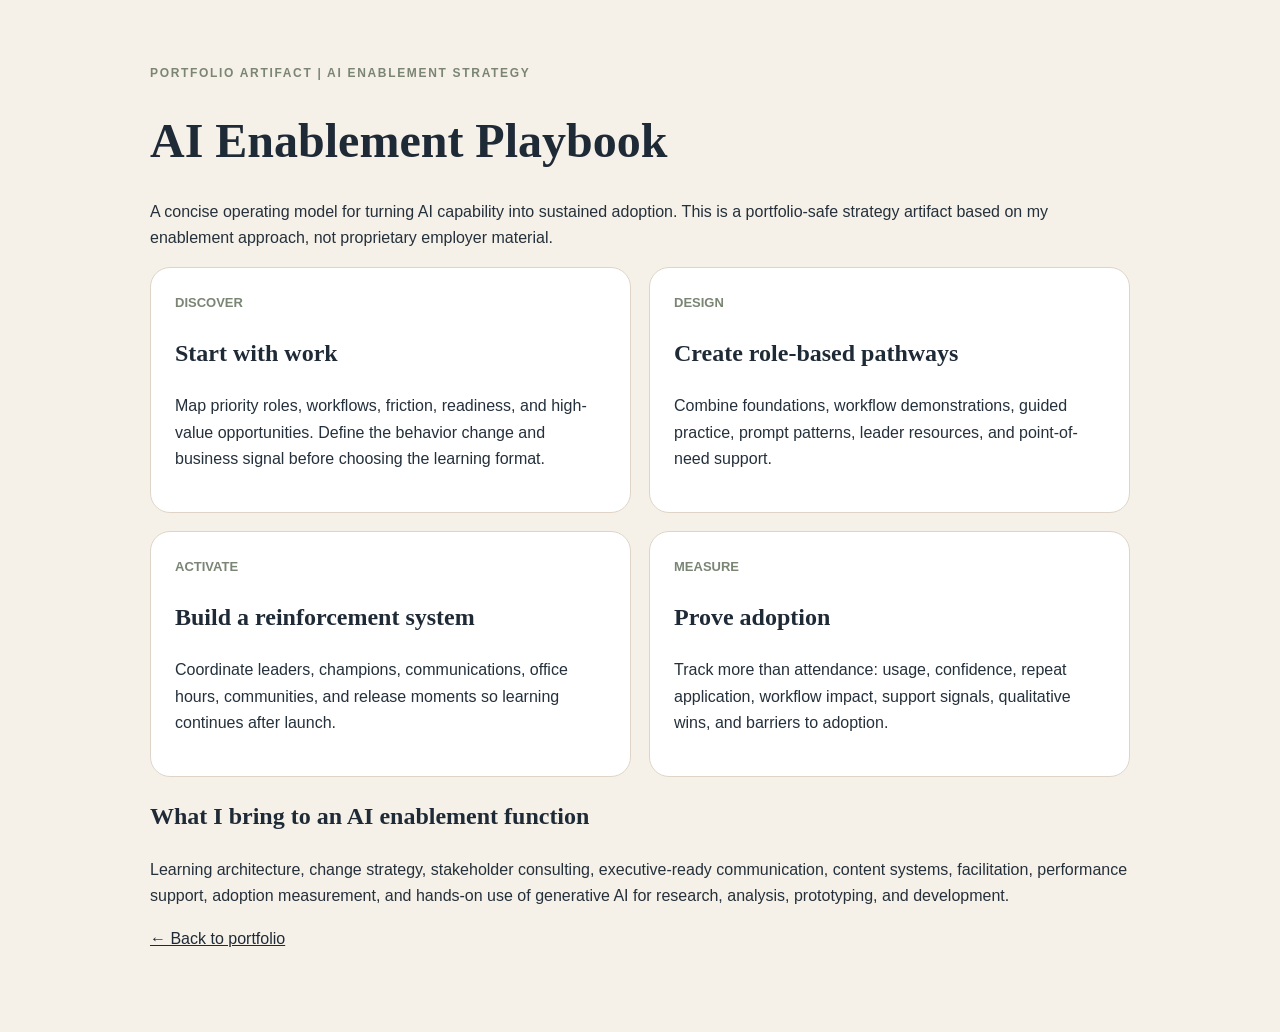
<file: ai/ai-enablement-playbook.html>
<!doctype html><html lang="en"><head><meta charset="utf-8"><meta name="viewport" content="width=device-width,initial-scale=1"><style>body{margin:0;background:#F6F1E8;color:#24303B;font:16px/1.65 Inter,Arial,sans-serif}.wrap{max-width:980px;margin:auto;padding:64px 24px}h1,h2{font-family:Georgia,serif;color:#1F2A37}h1{font-size:48px;line-height:1.05}.ey{letter-spacing:.14em;text-transform:uppercase;font-size:12px;font-weight:700;color:#7A8574}.grid{display:grid;grid-template-columns:repeat(2,1fr);gap:18px}.card{background:#fff;border:1px solid #DED5C8;border-radius:20px;padding:24px}.step{font-size:13px;font-weight:700;color:#7A8574}a{color:#1F2A37}@media(max-width:700px){.grid{grid-template-columns:1fr}h1{font-size:38px}}</style></head><body><main class="wrap"><div class="ey">Portfolio Artifact | AI Enablement Strategy</div><h1>AI Enablement Playbook</h1><p>A concise operating model for turning AI capability into sustained adoption. This is a portfolio-safe strategy artifact based on my enablement approach, not proprietary employer material.</p><div class="grid"><div class="card"><div class="step">DISCOVER</div><h2>Start with work</h2><p>Map priority roles, workflows, friction, readiness, and high-value opportunities. Define the behavior change and business signal before choosing the learning format.</p></div><div class="card"><div class="step">DESIGN</div><h2>Create role-based pathways</h2><p>Combine foundations, workflow demonstrations, guided practice, prompt patterns, leader resources, and point-of-need support.</p></div><div class="card"><div class="step">ACTIVATE</div><h2>Build a reinforcement system</h2><p>Coordinate leaders, champions, communications, office hours, communities, and release moments so learning continues after launch.</p></div><div class="card"><div class="step">MEASURE</div><h2>Prove adoption</h2><p>Track more than attendance: usage, confidence, repeat application, workflow impact, support signals, qualitative wins, and barriers to adoption.</p></div></div><h2>What I bring to an AI enablement function</h2><p>Learning architecture, change strategy, stakeholder consulting, executive-ready communication, content systems, facilitation, performance support, adoption measurement, and hands-on use of generative AI for research, analysis, prototyping, and development.</p><p><a href="index.html">← Back to portfolio</a></p></main></body></html>
</file>
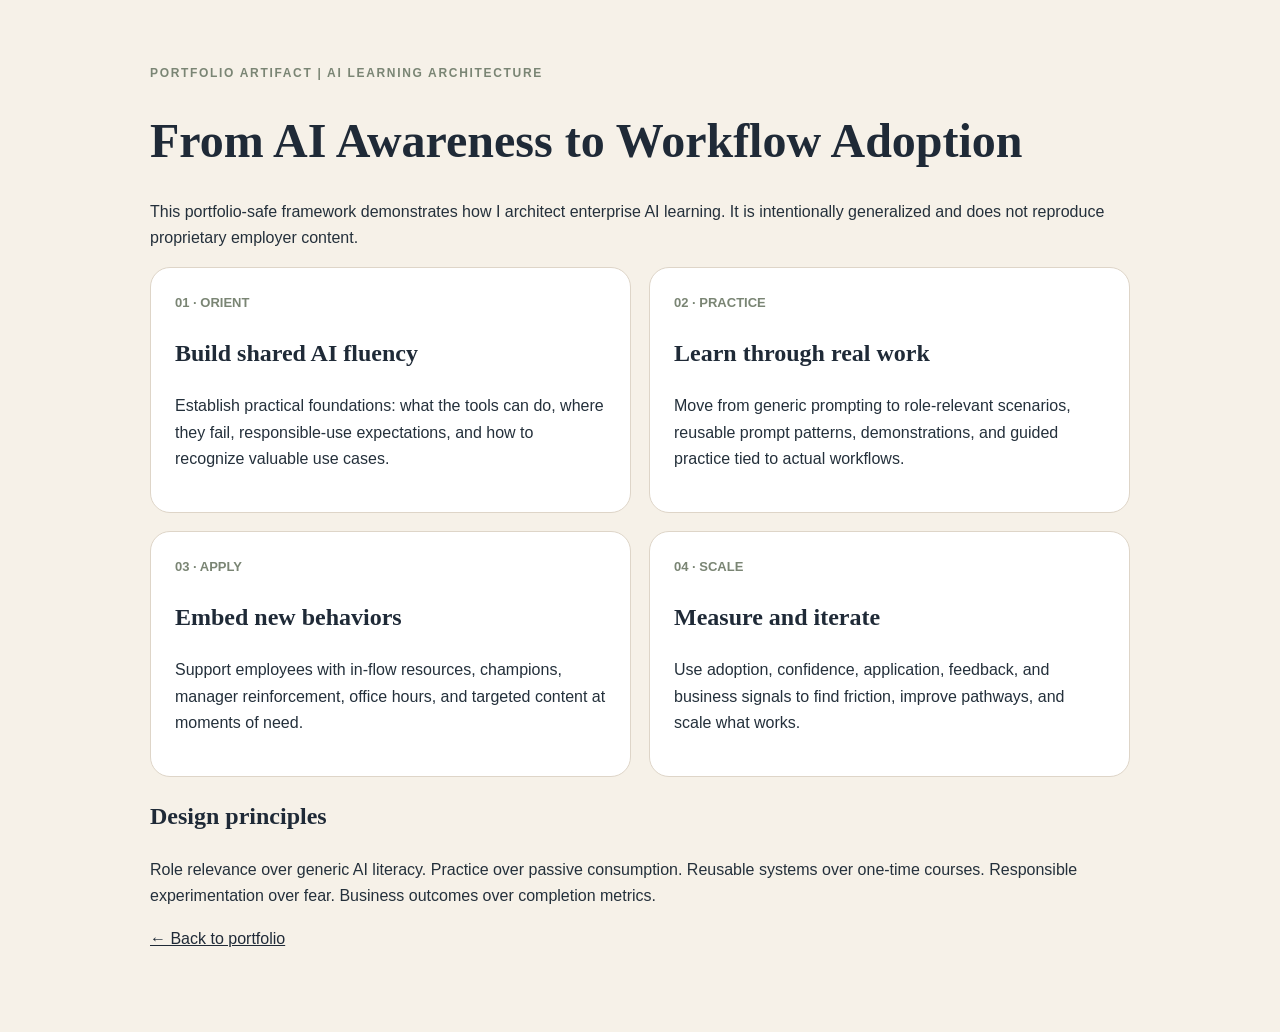
<file: ai/ai-learning-journey.html>
<!doctype html><html lang="en"><head><meta charset="utf-8"><meta name="viewport" content="width=device-width,initial-scale=1"><style>body{margin:0;background:#F6F1E8;color:#24303B;font:16px/1.65 Inter,Arial,sans-serif}.wrap{max-width:980px;margin:auto;padding:64px 24px}h1,h2{font-family:Georgia,serif;color:#1F2A37}h1{font-size:48px;line-height:1.05}.ey{letter-spacing:.14em;text-transform:uppercase;font-size:12px;font-weight:700;color:#7A8574}.grid{display:grid;grid-template-columns:repeat(2,1fr);gap:18px}.card{background:#fff;border:1px solid #DED5C8;border-radius:20px;padding:24px}.step{font-size:13px;font-weight:700;color:#7A8574}a{color:#1F2A37}@media(max-width:700px){.grid{grid-template-columns:1fr}h1{font-size:38px}}</style></head><body><main class="wrap"><div class="ey">Portfolio Artifact | AI Learning Architecture</div><h1>From AI Awareness to Workflow Adoption</h1><p>This portfolio-safe framework demonstrates how I architect enterprise AI learning. It is intentionally generalized and does not reproduce proprietary employer content.</p><div class="grid"><div class="card"><div class="step">01 · ORIENT</div><h2>Build shared AI fluency</h2><p>Establish practical foundations: what the tools can do, where they fail, responsible-use expectations, and how to recognize valuable use cases.</p></div><div class="card"><div class="step">02 · PRACTICE</div><h2>Learn through real work</h2><p>Move from generic prompting to role-relevant scenarios, reusable prompt patterns, demonstrations, and guided practice tied to actual workflows.</p></div><div class="card"><div class="step">03 · APPLY</div><h2>Embed new behaviors</h2><p>Support employees with in-flow resources, champions, manager reinforcement, office hours, and targeted content at moments of need.</p></div><div class="card"><div class="step">04 · SCALE</div><h2>Measure and iterate</h2><p>Use adoption, confidence, application, feedback, and business signals to find friction, improve pathways, and scale what works.</p></div></div><h2>Design principles</h2><p>Role relevance over generic AI literacy. Practice over passive consumption. Reusable systems over one-time courses. Responsible experimentation over fear. Business outcomes over completion metrics.</p><p><a href="index.html">← Back to portfolio</a></p></main></body></html>
</file>
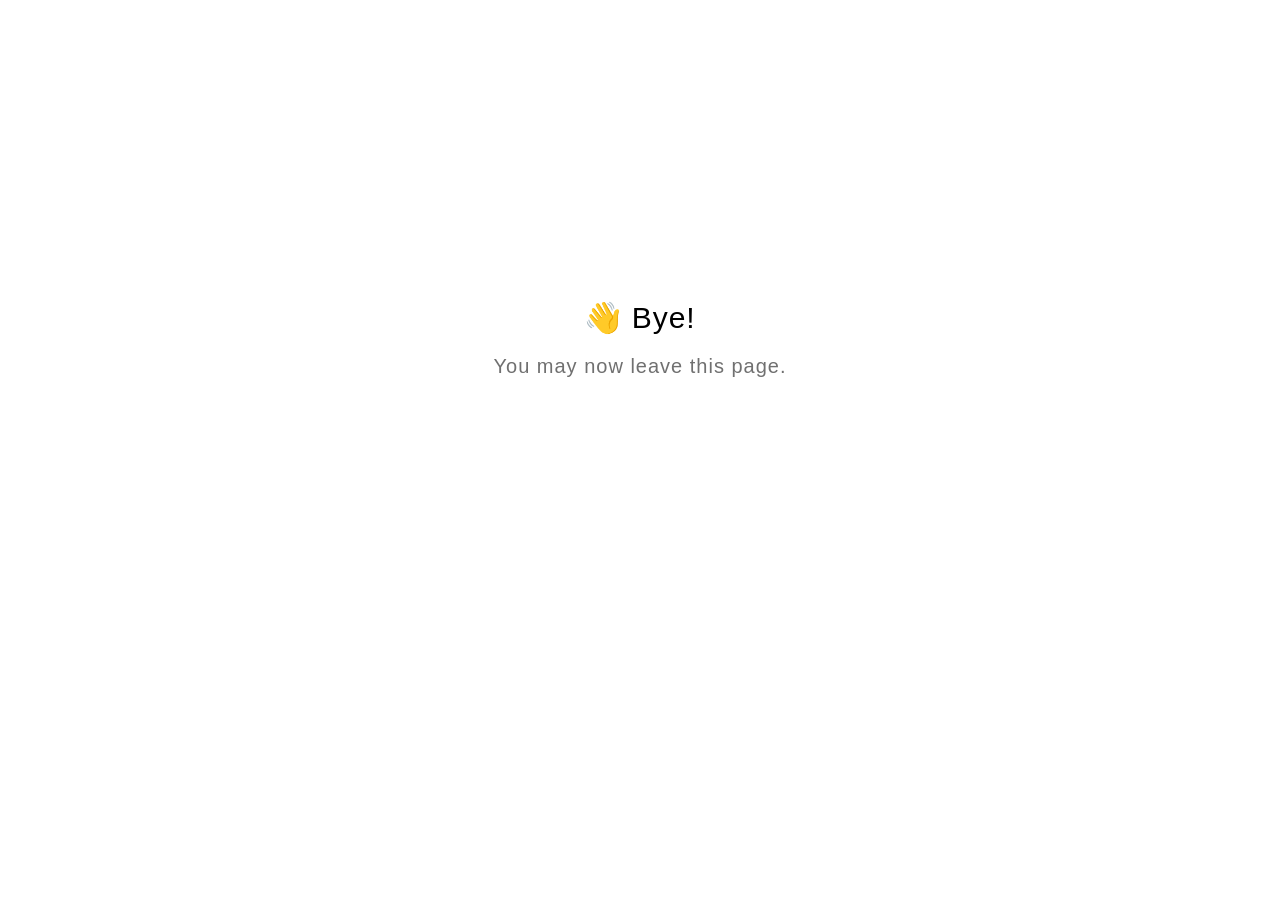
<file: artifacts/epic-browser-demo/content/goodbye.html>
<!DOCTYPE html>
<html lang="en">
  <head>
    <title>Goodbye</title>
    <meta charset="utf-8" lang="en">
    <style>
      html {
        font-size: 20px;
        font-family: 'lato', sans-serif;
        font-weight: lighter;
        letter-spacing: 0.05rem;
      }

      .goodbye-container {
        text-align: center;
        margin-top: 15rem;
      }

      .bye-message {
        font-size: 1.5rem;
      }

      .exit-text {
        color: #707070;
        margin-top: 1rem;
      }
    </style>
  </head>
  <body>
    <div class="goodbye-container">
      <div class="bye-message">👋 Bye!</div>
      <div class="exit-text">You may now leave this page.</div>
    </div>
  </body>
</html>
</file>
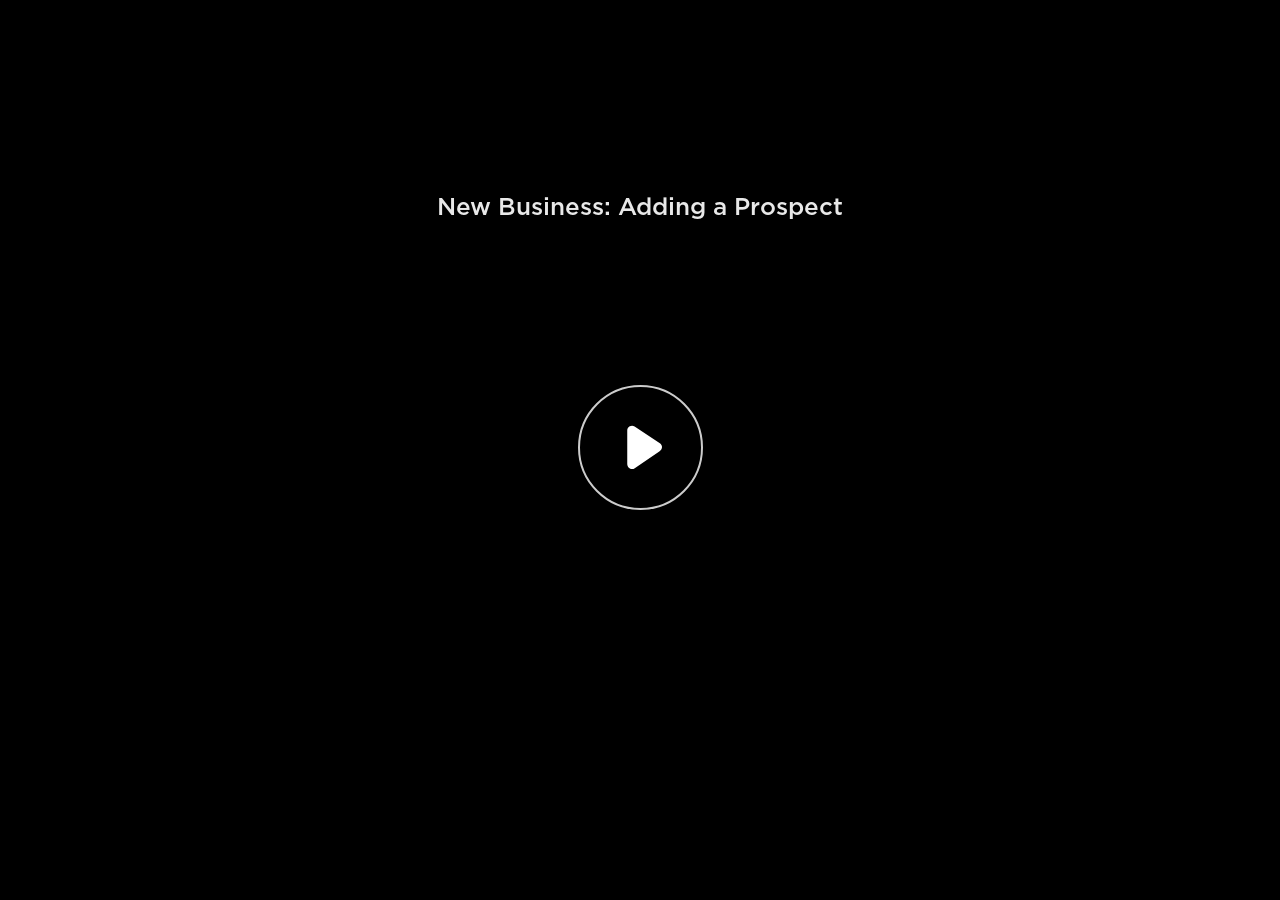
<file: artifacts/hub-start-storyline/New Business_ Adding a Prospect/story.html>
﻿<!doctype html>
<html lang="en-US">
<head>
  <meta charset="utf-8">
  <!-- Created using Storyline 360 x64 - http://www.articulate.com  -->
  <!-- version: 3.102.35072.0 -->
  <title>New Business: Adding a Prospect</title>
  <meta http-equiv="x-ua-compatible" content="IE=edge"/>
  <meta name="viewport" content="width=device-width,initial-scale=1,user-scalable=no,shrink-to-fit=no,minimal-ui"/>
  <meta name="apple-mobile-web-app-capable" content="yes"/>
  <style>
    html, body { height: 100%; padding: 0; margin: 0 }
    #app { height: 100%; width: 100%; }
  </style>

  <script>
    window.DS = {};
    window.globals = {
      DATA_PATH_BASE: '',
      HAS_FRAME: true,
      HAS_SLIDE: true,

      lmsPresent: false,
      tinCanPresent: false,
      cmi5Present: false,
      aoSupport: false,
      scale: 'Scaled',
      captureRc: false,
      browserSize: 'optimal',
      bgColor: '#282828',
      features: 'DropInBase,MultipleQuizTracking,PlayerSizeOption',
      themeName: 'unified',
      preloaderColor: '#FFFFFF',
      suppressAnalytics: false,
      productChannel: 'stable',
      publishSource: 'storyline',
      aid: 'aid|39eb6d72-1e5b-41a5-bedb-dab15d6ba2ce',
      cid: 'ba0bed1e-05db-49e2-819c-ed4a19d5ac0b',
      playerVersion: '3.102.35072.0',
      publishTimestamp: '2026-03-13T21:32:52.9804045Z',
      maxIosVideoElements: 10,
      connectionSettings: { message: 'You%20are%20offline.%20Trying%20to%20reconnect...', useDarkTheme: false, mode: 'disabled' },
      hasFeature: function(feature) {
        return this.features.split(',').includes(feature);
      },
      
      parseParams: function(qs) {
        if (window.globals.parsedParams != null) {
          return window.globals.parsedParams;
        }
        qs = (qs || window.location.search.substr(1)).split('+').join(' ');
        var params = {},
            tokens,
            re = /[?&]?([^=]+)=([^&]*)/g;

        while (tokens = re.exec(qs)) {
          params[decodeURIComponent(tokens[1]).trim()] =
            decodeURIComponent(tokens[2]).trim();
        }
        window.globals.parsedParams = params;
        return params;
      }

    };

    if (window.flagsUnderTest != null) {
      window.globals.features = window.flagsUnderTest.reduce((accum, feature) => {
        if (!accum.includes(feature)) {
          accum.push(feature);
        }
        return accum;
      }, window.globals.features.split(',')).join();
    }
  </script>
  <script>
    var isIe11 = ('ActiveXObject' in window || window.MSBlobBuilder != null)
      && window.msCrypto != null && !window.ActiveXObject;
    if (isIe11) {
      window.globals.unsupportedBrowser = true;
      document.write(atob('[base64]'));
    }
  </script>

  <script>
    if (window.globals.hasFeature('Localization')) {
      
      
    }
  </script>

  
  <script>window.THREE = { };</script>
  
</head>
<body style="background: #282828" class="cs-HTML theme-unified">
  <!-- 360 -->
  <script>!function(){var e,i=/iPhone/i,o=/iPod/i,n=/iPad/i,t=/\biOS-universal(?:.+)Mac\b/i,r=/\bAndroid(?:.+)Mobile\b/i,a=/Android/i,d=/(?:SD4930UR|\bSilk(?:.+)Mobile\b)/i,p=/Silk/i,l=/Windows Phone/i,u=/\bWindows(?:.+)ARM\b/i,b=/BlackBerry/i,s=/BB10/i,c=/Opera Mini/i,f=/\b(CriOS|Chrome)(?:.+)Mobile/i,h=/Mobile(?:.+)Firefox\b/i,v=function(e){return void 0!==e&&"MacIntel"===e.platform&&"number"==typeof e.maxTouchPoints&&e.maxTouchPoints>1&&"undefined"==typeof MSStream};e=function(e){var m={userAgent:"",platform:"",maxTouchPoints:0};e||"undefined"==typeof navigator?"string"==typeof e?m.userAgent=e:e&&e.userAgent&&(m={userAgent:e.userAgent,platform:e.platform,maxTouchPoints:e.maxTouchPoints||0}):m={userAgent:navigator.userAgent,platform:navigator.platform,maxTouchPoints:navigator.maxTouchPoints||0};var g=m.userAgent,y=g.split("[FBAN");void 0!==y[1]&&(g=y[0]),void 0!==(y=g.split("Twitter"))[1]&&(g=y[0]);var A=function(e){return function(i){return i.test(e)}}(g),w={apple:{phone:A(i)&&!A(l),ipod:A(o),tablet:!A(i)&&(A(n)||v(m))&&!A(l),universal:A(t),device:(A(i)||A(o)||A(n)||A(t)||v(m))&&!A(l)},amazon:{phone:A(d),tablet:!A(d)&&A(p),device:A(d)||A(p)},android:{phone:!A(l)&&A(d)||!A(l)&&A(r),tablet:!A(l)&&!A(d)&&!A(r)&&(A(p)||A(a)),device:!A(l)&&(A(d)||A(p)||A(r)||A(a))||A(/\bokhttp\b/i)},windows:{phone:A(l),tablet:A(u),device:A(l)||A(u)},other:{blackberry:A(b),blackberry10:A(s),opera:A(c),firefox:A(h),chrome:A(f),device:A(b)||A(s)||A(c)||A(h)||A(f)},any:!1,phone:!1,tablet:!1};return w.any=w.apple.device||w.android.device||w.windows.device||w.other.device,w.phone=w.apple.phone||w.android.phone||w.windows.phone,w.tablet=w.apple.tablet||w.android.tablet||w.windows.tablet,w}(),"object"==typeof exports&&"undefined"!=typeof module?module.exports=e:"function"==typeof define&&define.amd?define((function(){return e})):this.isMobile=e}();
    window.isMobile.apple.tablet = window.isMobile.apple.tablet ||
      (navigator.platform === 'MacIntel' && navigator.maxTouchPoints > 1);
    window.isMobile.apple.device = window.isMobile.apple.device || window.isMobile.apple.tablet;
    window.isMobile.tablet = window.isMobile.tablet || window.isMobile.apple.tablet;
    window.isMobile.any = window.isMobile.any || window.isMobile.apple.tablet;
  </script>

  <div id="focus-sink" tabindex="-1"></div>

  <div id="preso"></div>
  <script>
    (function() {

      var classTypes = [ 'desktop', 'mobile', 'phone', 'tablet' ];

      var addDeviceClasses = function(prefix, testObj) {
        var curr, i;
        for (i = 0; i < classTypes.length; i++) {
          curr = classTypes[i];
          if (testObj[curr]) {
            document.body.classList.add(prefix + curr);
          }
        }
      };

      var params = window.globals.parseParams(),
          isDevicePreview = params.devicepreview === '1',
          isPhoneOverride = params.deviceType === 'phone' || (isDevicePreview && params.phone == '1'),
          isTabletOverride = (params.deviceType === 'tablet' || isDevicePreview) && !isPhoneOverride,
          isMobileOverride = isPhoneOverride || isTabletOverride;

      var deviceView = {
        desktop: !window.isMobile.any && !isMobileOverride,
        mobile: window.isMobile.any || isMobileOverride,
        phone: isPhoneOverride || (window.isMobile.phone && !isTabletOverride),
        tablet: isTabletOverride || window.isMobile.tablet
      };

      window.globals.deviceView = deviceView;
      window.isMobile.desktop = !window.isMobile.any;
      window.isMobile.mobile = window.isMobile.any;

      addDeviceClasses('view-', deviceView);

    })();
  </script>
  
  <script src='story_content/triggers.js' type=text/javascript></script>
<script src='story_content/user.js' type=text/javascript></script>
  <div class="slide-loader"></div>

  <script>
    var doc = document, loader = doc.body.querySelector('.slide-loader'); [ 1, 2, 3 ].forEach(function(n) { var d = doc.createElement('div'); d.style.backgroundColor = window.globals.preloaderColor; d.classList.add('mobile-loader-dot'); d.classList.add('dot' + n); loader.appendChild(d); });
  </script>

  <div class="mobile-load-title-overlay" style="display: none">
    <div class="mobile-load-title">New Business: Adding a Prospect</div>
  </div>

  <div class="mobile-chrome-warning"></div>

  
<style>
  .warn-connection-dialog {
    display: none;
    background: transparent;
    pointer-events: all;
    position: fixed;
    left: 0;
    top: 0;
    width: 100%;
    height: 100%;
    z-index: 999;
  }

  .warn-connection-content {
    pointer-events: all;
    border-radius: 4px;
    background: white;
    border: 1px solid #E7E7E7;
    color: #333333;
    box-shadow: 0 2px 4px rgba(0, 0, 0, 0.25);
    transition: all 150ms ease-out;
    position: absolute;
    white-space: nowrap;
  }

  .view-phone.is-landscape .warn-connection-content {
    left: 23px;
    bottom: 23px;
  }

  .view-tablet.is-landscape .warn-connection-content {
    left: 50%;
    top: 20px;
    transform: translateX(-50%);
  }

  .view-mobile.is-portrait .warn-connection-content {
    transform: translate(-50%, calc(-100% - 15px));
  }

  .warn-connection-content p {
    display: inline-block;
    margin: 0 8px 0 0;
    line-height: 33px;
    font-size: 11px;
  }

  .warn-connection-content svg {
    position: relative;
    vertical-align: middle;
    margin: 0 2px 2px 8px;
  }

  .view-desktop .warn-connection-content {
    left: 1.5em;
    bottom: 1.5em;
  }

  .view-desktop .warn-connection-content p {
    font-size: 1.1em;
  }

  .is-offline .warn-connection-dialog {
    display: block;
  }

  .is-offline .cs-panel * {
    pointer-events: none !important;
  }

  .is-offline .cs-panel {
    pointer-events: all !important;
  }

  .is-offline #nav-controls * {
    pointer-events: none !important;
  }

  .is-offline #nav-controls {
    pointer-events: all !important;
  }
</style>

<div class="warn-connection-dialog" role="alertdialog" aria-modal="true" tabindex="0" aria-labelledby="warn-connection-message">
  <div class="warn-connection-content">
    <svg width="17" height="15" viewBox="0 0 17 15" xmlns="http://www.w3.org/2000/svg">
      <path fill="#8F0000" stroke="white" d="M16.07,12.98 L15.88,12.23 L9.51,1.21 C8.97,0.26,7.6,0.26,7.06,1.21 L0.69,12.23 C0.15,13.16,0.81,14.36,1.91,14.36 H14.65 C15.47,14.36,16.05,13.7,16.07,12.98 Z"/>
      <path fill="white" stroke="white" d="M8.58,5.5 C8.35,5.28,8.5,5.35,8.21,5.32 C8.09,5.35,7.97,5.49,7.96,5.67 C7.97,5.79,7.98,5.92,7.98,6.04 L7.98,6.04 C7.99,6.17,8,6.31,8.01,6.43 L8.01,6.44 C8.03,6.92,8.06,7.41,8.09,7.9 L8.09,7.9 C8.12,8.39,8.14,8.88,8.17,9.37 C8.17,9.39,8.18,9.42,8.2,9.44 C8.23,9.46,8.25,9.47,8.28,9.47 C8.31,9.47,8.34,9.46,8.35,9.44 C8.37,9.43,8.38,9.4,8.39,9.35 L8.39,9.34 C8.39,9.24,8.4,9.15,8.4,9.05 L8.4,9.05 C8.41,8.96,8.41,8.86,8.42,8.75 C8.43,8.44,8.45,8.12,8.47,7.81 L8.47,7.81 C8.49,7.49,8.51,7.18,8.53,6.87 C8.55,6.46,8.56,6.05,8.59,5.64 L8.6,5.62 C8.6,5.57,8.59,5.53,8.58,5.5 L8.21,5.32 Z"/>
      <circle fill="white" stroke="white" cx="8.3" cy="11.35" r="0.3"/>
    </svg>
    <p id="warn-connection-message">You are offline. Trying to reconnect...</p>
  </div>
</div>

<script>
  (function() {
    window.DS.connection = {
      warningShown: false,
      assets: {},
      loadingAssetGroup: false,
      retryDelay: 500
    };

    var connectionSettings = window.globals.connectionSettings || {};

    var useConnectionMessages = window.AbortController != null &&
      window.location.protocol != 'file:' &&
      connectionSettings.mode === 'normal';

    window.DS.connection.useConnectionMessages = useConnectionMessages;

    var assetCount = 0;
    var checkLoadedId;


    if (useConnectionMessages && connectionSettings != null) {
      var contentEl = document.querySelector('.warn-connection-content');
      var messageEl = contentEl.querySelector('p');

      if (connectionSettings.useDarkTheme) {
        contentEl.style.borderColor = '#BABBBA';
        contentEl.style.backgroundColor = '#282828';
        contentEl.style.color = '#FFFFFF';
      }

      if (connectionSettings.message != null) {
        messageEl.textContent = window.decodeURIComponent(connectionSettings.message);
      }
    }

    function checkAssetsReady() {
      for (var i in DS.connection.assets) {
        if (!DS.connection.assets[i].success) {
          return false;
        }
      }
      return true;
    }

    function stopAssetGroup() {
      if (!useConnectionMessages) { return; }

      assetCount = 0;

      DS.connection.oldAssetGroup = DS.connection.assets;
      DS.connection.assets = {};
      DS.connection.loadingAssetGroup = false;
      clearInterval(checkLoadedId);
    }

    function startAssetGroup() {
      if (!useConnectionMessages) { return; }
      var ticks = 0;
      clearInterval(checkLoadedId);
      checkLoadedId = setInterval(function() {
        var loaded = 0;
        if (assetCount === 0 && loaded === 0) {
          clearInterval(checkLoadedId);
          return;
        }

        for (var i in DS.connection.assets) {
          if (DS.connection.assets[i].success) {
            loaded++;
          }
        }

        if (assetCount === loaded && checkAssetsReady()) {
          for (var i in DS.connection.assets) {
            if (DS.connection.assets[i].action) {
              DS.connection.assets[i].action();
            }
          }
          hideWarning();
          stopAssetGroup();
        }
      }, 100)
    }

    function requiredAsset(url, action, retry, type) {
      if (!useConnectionMessages) { return; }
      if (DS.connection.assets[url]) { return; }

      DS.connection.assets[url] = {
        success: false, action: action, retry: retry, type: type
      };
      assetCount = Object.keys(DS.connection.assets).length;
      if (!DS.connection.loadingAssetGroup) {
        startAssetGroup();
      }
      DS.connection.loadingAssetGroup = true;
    }

    function assetLoaded(url) {
      if (!useConnectionMessages) { return; }
      if (DS.connection.assets[url]) {
        DS.connection.assets[url].success = true;
      }
    }

    function assetFailed(url) {
      if (!useConnectionMessages) { return; }
      if (!DS.connection.assets[url]) {
        if (/\.js$/.test(url) && url.indexOf('transcripts') === -1) {
          setTimeout(function() {
            if (DS.connection.lastSlideLoaded != null) {
              DS.connection.lastSlideLoaded();
            }
          }, DS.connection.retryDelay);
        }
        return;
      }
      if (!DS.connection.warningShown) { showWarning(); }
      if (DS.connection.assets[url].retry) {
        setTimeout(function() {
          if (!DS.connection.assets[url].success) {
            DS.connection.assets[url].retry()
          }
        }, DS.connection.retryDelay);
      }
    }

    function hideWarning() {
      document.body.classList.remove('is-offline');
      DS.connection.warningShown = false;
      enableKeys();
    }
    DS.connection.hideWarning = hideWarning

    function showWarning(btn) {
      document.body.classList.add('is-offline')
      DS.connection.warningShown = true;
      updateWarningPosition();
      disableKeys();
    }

    function updateWarningPosition() {
      if (!DS.connection.warningShown) {
        return;
      }

      var isPortrait = document.body.classList.contains('is-portrait');
      var isMobile = document.body.classList.contains('view-mobile');
      var warningEl = document.querySelector('.warn-connection-content');

      if (isPortrait && isMobile) {
        var slide = document.querySelector('.primary-slide');
        var slideRect = slide != null
          ? slide.getBoundingClientRect()
          : { top: window.innerHeight, left: 0, width: window.innerWidth };

        warningEl.style.top = `${slideRect.top}px`
        warningEl.style.left = `${slideRect.left + slideRect.width / 2}px`
      } else {
        warningEl.style.top = null;
        warningEl.style.left = null;
      }

      window.requestAnimationFrame(updateWarningPosition);
    }

    function onDisableKeyDown(e) {
      e.preventDefault();
      e.stopImmediatePropagation();
    }

    function onDisableKeyUp(e) {
      e.preventDefault();
      e.stopImmediatePropagation();
    }

    var accStyle = document.createElement('style');
    var warnDialogEl = document.querySelector('.warn-connection-dialog');

    function disableKeys() {
      if (DS.views && DS.views.nsStack && DS.views.nsStack.length === 1) {
        DS.views.nsStack[0].tabReachable = false
        DS.views.nsStack[0].updateTabIndex(true);
      }

      accStyle.innerHTML = '.acc-shadow-dom { display: none; }';
      document.body.appendChild(accStyle);

      warnDialogEl.parentNode.append(warnDialogEl);
      warnDialogEl.focus();
    }

    function enableKeys() {
      accStyle.remove();
      if (DS.views && DS.views.nsStack && DS.views.nsStack.length === 1 && DS.views.nsStack[0].name === '_frame') {
        DS.views.nsStack[0].tabReachable = true;
        DS.views.nsStack[0].updateTabIndex();
      }
    }

    // these will all be noops if the feature flag isn't set in
    // the data and `window.globals.features`
    DS.connection.requiredAsset = requiredAsset;
    DS.connection.assetLoaded = assetLoaded;
    DS.connection.assetFailed = assetFailed;
    DS.connection.stopAssetGroup = stopAssetGroup;
    DS.connection.startAssetGroup = startAssetGroup;
  })();
</script>


  <script>
    
    if (window.autoSpider && window.vInterfaceObject) {
      document.querySelector('.mobile-load-title-overlay').style.display = 'none';
    }
  </script>

  

  <link rel="stylesheet" href="html5/data/css/output.min.css" data-noprefix/>
</body>
<script src="html5/lib/scripts/bootstrapper.min.js"></script>
</html>
</file>
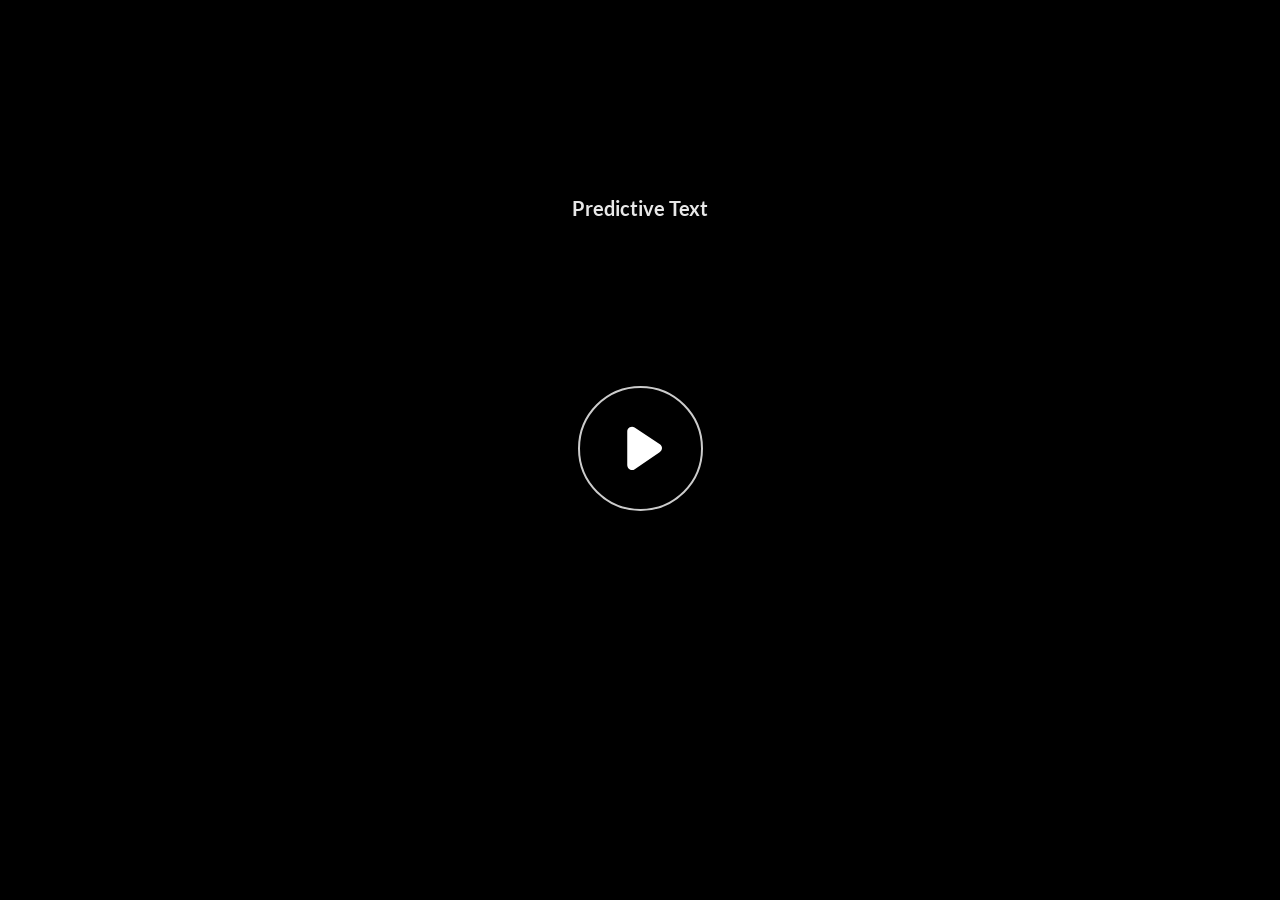
<file: artifacts/epic-browser-demo/content/assets/WLCO0qCbEPOC1Rvj/story.html>
﻿<!doctype html>
<html lang="en-US">
<head>
  <meta charset="utf-8">
  <!-- Created using Storyline 360 - http://www.articulate.com  -->
  <!-- version: 3.76.30446.0 -->
  <title>Predictive Text</title>
  <meta http-equiv="x-ua-compatible" content="IE=edge"/>
  <meta name="viewport" content="width=device-width,initial-scale=1,user-scalable=no,shrink-to-fit=no,minimal-ui"/>
  <meta name="apple-mobile-web-app-capable" content="yes"/>
  <style>
    html, body { height: 100%; padding: 0; margin: 0 }
    #app { height: 100%; width: 100%; }
  </style>

  <script>
    window.DS = {};
    window.globals = {
      DATA_PATH_BASE: '',
      HAS_FRAME: true,
      HAS_SLIDE: true,

      lmsPresent: false,
      tinCanPresent: false,
      cmi5Present: false,
      aoSupport: false,
      scale: 'noscale',
      captureRc: false,
      browserSize: 'optimal',
      bgColor: '#282828',
      features: 'AccessibleVideo,ConnectionMessages,DropIn1,FullScreenToggle,InsertSvgPicture,LayerPresentAsDialog,MultipleQuizTracking,PlayerSpeedControl,StreamingVideo,UpdatedThemeEditor,UseAudioElement,VideoTranscripts',
      themeName: 'unified',
      preloaderColor: '#FFFFFF',
      suppressAnalytics: false,
      productChannel: 'stable',
      publishSource: 'storyline',
      aid: 'aid|39eb6d72-1e5b-41a5-bedb-dab15d6ba2ce',
      cid: '9e0fd966-3d52-4ffd-af8d-3bf726b2a71d',
      playerVersion: '3.76.30446.0',
      publishTimestamp: '2024-04-03T23:05:51.4007037Z',
      maxIosVideoElements: 10,
      connectionSettings: { message: 'You%20are%20offline.%20Trying%20to%20reconnect...', useDarkTheme: false, mode: 'disabled' },

      
      parseParams: function(qs) {
        if (window.globals.parsedParams != null) {
          return window.globals.parsedParams;
        }
        qs = (qs || window.location.search.substr(1)).split('+').join(' ');
        var params = {},
            tokens,
            re = /[?&]?([^=]+)=([^&]*)/g;

        while (tokens = re.exec(qs)) {
          params[decodeURIComponent(tokens[1]).trim()] =
            decodeURIComponent(tokens[2]).trim();
        }
        window.globals.parsedParams = params;
        return params;
      }

    };
  </script>
  <script>
    var isIe11 = ('ActiveXObject' in window || window.MSBlobBuilder != null)
      && window.msCrypto != null && !window.ActiveXObject;
    if (isIe11) {
      window.globals.unsupportedBrowser = true;
      document.write(atob('[base64]'));
    }
  </script>
  
  <script>window.THREE = { };</script>
  
<meta name="robots" content="noindex, nofollow"></head>
<body style="background: #282828" class="cs-HTML theme-unified">
<script src="player-interface.js"></script>
  <script>!function(){var e,i=/iPhone/i,o=/iPod/i,n=/iPad/i,t=/\biOS-universal(?:.+)Mac\b/i,r=/\bAndroid(?:.+)Mobile\b/i,a=/Android/i,d=/(?:SD4930UR|\bSilk(?:.+)Mobile\b)/i,p=/Silk/i,l=/Windows Phone/i,u=/\bWindows(?:.+)ARM\b/i,b=/BlackBerry/i,s=/BB10/i,c=/Opera Mini/i,f=/\b(CriOS|Chrome)(?:.+)Mobile/i,h=/Mobile(?:.+)Firefox\b/i,v=function(e){return void 0!==e&&"MacIntel"===e.platform&&"number"==typeof e.maxTouchPoints&&e.maxTouchPoints>1&&"undefined"==typeof MSStream};e=function(e){var m={userAgent:"",platform:"",maxTouchPoints:0};e||"undefined"==typeof navigator?"string"==typeof e?m.userAgent=e:e&&e.userAgent&&(m={userAgent:e.userAgent,platform:e.platform,maxTouchPoints:e.maxTouchPoints||0}):m={userAgent:navigator.userAgent,platform:navigator.platform,maxTouchPoints:navigator.maxTouchPoints||0};var g=m.userAgent,y=g.split("[FBAN");void 0!==y[1]&&(g=y[0]),void 0!==(y=g.split("Twitter"))[1]&&(g=y[0]);var A=function(e){return function(i){return i.test(e)}}(g),w={apple:{phone:A(i)&&!A(l),ipod:A(o),tablet:!A(i)&&(A(n)||v(m))&&!A(l),universal:A(t),device:(A(i)||A(o)||A(n)||A(t)||v(m))&&!A(l)},amazon:{phone:A(d),tablet:!A(d)&&A(p),device:A(d)||A(p)},android:{phone:!A(l)&&A(d)||!A(l)&&A(r),tablet:!A(l)&&!A(d)&&!A(r)&&(A(p)||A(a)),device:!A(l)&&(A(d)||A(p)||A(r)||A(a))||A(/\bokhttp\b/i)},windows:{phone:A(l),tablet:A(u),device:A(l)||A(u)},other:{blackberry:A(b),blackberry10:A(s),opera:A(c),firefox:A(h),chrome:A(f),device:A(b)||A(s)||A(c)||A(h)||A(f)},any:!1,phone:!1,tablet:!1};return w.any=w.apple.device||w.android.device||w.windows.device||w.other.device,w.phone=w.apple.phone||w.android.phone||w.windows.phone,w.tablet=w.apple.tablet||w.android.tablet||w.windows.tablet,w}(),"object"==typeof exports&&"undefined"!=typeof module?module.exports=e:"function"==typeof define&&define.amd?define((function(){return e})):this.isMobile=e}();
    window.isMobile.apple.tablet = window.isMobile.apple.tablet ||
      (navigator.platform === 'MacIntel' && navigator.maxTouchPoints > 1);
    window.isMobile.apple.device = window.isMobile.apple.device || window.isMobile.apple.tablet;
    window.isMobile.tablet = window.isMobile.tablet || window.isMobile.apple.tablet;
    window.isMobile.any = window.isMobile.any || window.isMobile.apple.tablet;
  </script>

  <div id="focus-sink" tabindex="-1"></div>

  <div id="preso"></div>
  <script>
    (function() {

      var classTypes = [ 'desktop', 'mobile', 'phone', 'tablet' ];

      var addDeviceClasses = function(prefix, testObj) {
        var curr, i;
        for (i = 0; i < classTypes.length; i++) {
          curr = classTypes[i];
          if (testObj[curr]) {
            document.body.classList.add(prefix + curr);
          }
        }
      };

      var params = window.globals.parseParams(),
          isDevicePreview = params.devicepreview === '1',
          isPhoneOverride = params.deviceType === 'phone' || (isDevicePreview && params.phone == '1'),
          isTabletOverride = (params.deviceType === 'tablet' || isDevicePreview) && !isPhoneOverride,
          isMobileOverride = isPhoneOverride || isTabletOverride;

      var deviceView = {
        desktop: !window.isMobile.any && !isMobileOverride,
        mobile: window.isMobile.any || isMobileOverride,
        phone: isPhoneOverride || (window.isMobile.phone && !isTabletOverride),
        tablet: isTabletOverride || window.isMobile.tablet
      };

      window.globals.deviceView = deviceView;
      window.isMobile.desktop = !window.isMobile.any;
      window.isMobile.mobile = window.isMobile.any;

      addDeviceClasses('view-', deviceView);

    })();
  </script>
  
  <script src='story_content/user.js' type=text/javascript></script>
  <div class="slide-loader"></div>

  <script>
    var doc = document, loader = doc.body.querySelector('.slide-loader'); [ 1, 2, 3 ].forEach(function(n) { var d = doc.createElement('div'); d.style.backgroundColor = window.globals.preloaderColor; d.classList.add('mobile-loader-dot'); d.classList.add('dot' + n); loader.appendChild(d); });
  </script>

  <div class="mobile-load-title-overlay" style="display: none">
    <div class="mobile-load-title">Predictive Text</div>
  </div>

  <div class="mobile-chrome-warning"></div>

  
<style>
  .warn-connection-dialog {
    display: none;
    background: transparent;
    pointer-events: none;
    position: fixed;
    left: 0;
    top: 0;
    width: 100%;
    height: 100%;
    z-index: 999;
  }

  .warn-connection-content {
    border-radius: 4px;
    background: white;
    border: 1px solid #E7E7E7;
    color: #333333;
    box-shadow: 0 2px 4px rgba(0, 0, 0, 0.25);
    transition: all 150ms ease-out;
    position: absolute;
    white-space: nowrap;
  }

  .view-phone.is-landscape .warn-connection-content {
    left: 23px;
    bottom: 23px;
  }

  .view-tablet.is-landscape .warn-connection-content {
    left: 50%;
    top: 20px;
    transform: translateX(-50%);
  }

  .is-portrait .warn-connection-content {
    transform: translate(-50%, calc(-100% - 15px));
  }

  .warn-connection-content p {
    display: inline-block;
    margin: 0 8px 0 0;
    line-height: 33px;
    font-size: 11px;
  }

  .warn-connection-content svg {
    position: relative;
    vertical-align: middle;
    margin: 0 2px 2px 8px;
  }

  .view-desktop .warn-connection-content {
    left: 1.5em;
    bottom: 1.5em;
  }

  .view-desktop .warn-connection-content p {
    font-size: 1.1em;
  }

  .is-offline .warn-connection-dialog {
    display: block;
  }

  .is-offline .cs-panel * {
    pointer-events: none !important;
  }

  .is-offline .cs-panel {
    pointer-events: all !important;
  }

  .is-offline #nav-controls * {
    pointer-events: none !important;
  }

  .is-offline #nav-controls {
    pointer-events: all !important;
  }
</style>

<div class="warn-connection-dialog">
  <div class="warn-connection-content">
    <svg width="17" height="15" viewBox="0 0 17 15" xmlns="http://www.w3.org/2000/svg">
      <path fill="#8F0000" stroke="white" d="M16.07,12.98 L15.88,12.23 L9.51,1.21 C8.97,0.26,7.6,0.26,7.06,1.21 L0.69,12.23 C0.15,13.16,0.81,14.36,1.91,14.36 H14.65 C15.47,14.36,16.05,13.7,16.07,12.98 Z"/>
      <path fill="white" stroke="white" d="M8.58,5.5 C8.35,5.28,8.5,5.35,8.21,5.32 C8.09,5.35,7.97,5.49,7.96,5.67 C7.97,5.79,7.98,5.92,7.98,6.04 L7.98,6.04 C7.99,6.17,8,6.31,8.01,6.43 L8.01,6.44 C8.03,6.92,8.06,7.41,8.09,7.9 L8.09,7.9 C8.12,8.39,8.14,8.88,8.17,9.37 C8.17,9.39,8.18,9.42,8.2,9.44 C8.23,9.46,8.25,9.47,8.28,9.47 C8.31,9.47,8.34,9.46,8.35,9.44 C8.37,9.43,8.38,9.4,8.39,9.35 L8.39,9.34 C8.39,9.24,8.4,9.15,8.4,9.05 L8.4,9.05 C8.41,8.96,8.41,8.86,8.42,8.75 C8.43,8.44,8.45,8.12,8.47,7.81 L8.47,7.81 C8.49,7.49,8.51,7.18,8.53,6.87 C8.55,6.46,8.56,6.05,8.59,5.64 L8.6,5.62 C8.6,5.57,8.59,5.53,8.58,5.5 L8.21,5.32 Z"/>
      <circle fill="white" stroke="white" cx="8.3" cy="11.35" r="0.3"/>
    </svg>
    <p>You are offline. Trying to reconnect...</p>
  </div>
</div>

<script>
  (function() {
    window.DS.connection = {
      warningShown: false,
      assets: {},
      loadingAssetGroup: false,
      retryDelay: 500
    };

    var connectionSettings = window.globals.connectionSettings || {};

    // The `window.globals.features` variable must be set in `webpack.dev.config` when testing locally - it is not enough
    // to have it in the data - but it must be set there as well.
    var useConnectionMessages = window.AbortController != null &&
      window.location.protocol != 'file:' &&
      window.globals.features.indexOf('ConnectionMessages') != -1 &&
      connectionSettings.mode === 'normal';

    window.DS.connection.useConnectionMessages = useConnectionMessages

    var assetCount = 0;
    var checkLoadedId;


    if (useConnectionMessages && connectionSettings != null) {
      var contentEl = document.querySelector('.warn-connection-content');
      var messageEl = contentEl.querySelector('p')

      if (connectionSettings.useDarkTheme) {
        contentEl.style.borderColor = '#BABBBA';
        contentEl.style.backgroundColor = '#282828';
        contentEl.style.color = '#FFFFFF';
      }

      if (connectionSettings.message != null) {
        messageEl.textContent = window.decodeURIComponent(connectionSettings.message);
      }
    }

    function checkAssetsReady() {
      for (var i in DS.connection.assets) {
        if (!DS.connection.assets[i].success) {
          return false;
        }
      }
      return true;
    }

    function stopAssetGroup() {
      if (!useConnectionMessages) { return; }

      assetCount = 0;

      DS.connection.oldAssetGroup = DS.connection.assets;
      DS.connection.assets = {};
      DS.connection.loadingAssetGroup = false;
      clearInterval(checkLoadedId);
    }

    function startAssetGroup() {
      if (!useConnectionMessages) { return; }
      var ticks = 0;
      clearInterval(checkLoadedId);
      checkLoadedId = setInterval(function() {
        var loaded = 0;
        if (assetCount === 0 && loaded === 0) {
          clearInterval(checkLoadedId);
          return;
        }

        for (var i in DS.connection.assets) {
          if (DS.connection.assets[i].success) {
            loaded++;
          }
        }

        if (assetCount === loaded && checkAssetsReady()) {
          for (var i in DS.connection.assets) {
            if (DS.connection.assets[i].action) {
              DS.connection.assets[i].action();
            }
          }
          hideWarning();
          stopAssetGroup();
        }
      }, 100)
    }

    function requiredAsset(url, action, retry, type) {
      if (!useConnectionMessages) { return; }
      if (DS.connection.assets[url]) { return; }

      DS.connection.assets[url] = {
        success: false, action: action, retry: retry, type: type
      };
      assetCount = Object.keys(DS.connection.assets).length;
      if (!DS.connection.loadingAssetGroup) {
        startAssetGroup();
      }
      DS.connection.loadingAssetGroup = true;
    }

    function assetLoaded(url) {
      if (!useConnectionMessages) { return; }
      if (DS.connection.assets[url]) {
        DS.connection.assets[url].success = true;
      }
    }

    function assetFailed(url) {
      if (!useConnectionMessages) { return; }
      if (!DS.connection.assets[url]) {
        if (/\.js$/.test(url)) {
          setTimeout(function() {
            if (DS.connection.lastSlideLoaded != null) {
              DS.connection.lastSlideLoaded();
            }
          }, DS.connection.retryDelay);
        }
        return;
      }
      if (!DS.connection.warningShown) { showWarning(); }
      if (DS.connection.assets[url].retry) {
        setTimeout(function() {
          if (!DS.connection.assets[url].success) {
            DS.connection.assets[url].retry()
          }
        }, DS.connection.retryDelay);
      }
    }

    function hideWarning() {
      document.body.classList.remove('is-offline');
      DS.connection.warningShown = false;
    }
    DS.connection.hideWarning = hideWarning

    function showWarning(btn) {
      document.body.classList.add('is-offline')
      DS.connection.warningShown = true;
      updateWarningPosition();
    }

    function updateWarningPosition() {
      if (!DS.connection.warningShown) {
        return;
      }

      var isPortrait = document.body.classList.contains('is-portrait');
      var warningEl = document.querySelector('.warn-connection-content');

      if (isPortrait) {
        var slide = document.querySelector('.primary-slide');
        var slideRect = slide.getBoundingClientRect();

        warningEl.style.top = `${slideRect.top}px`
        warningEl.style.left = `${slideRect.left + slideRect.width / 2}px`
      } else {
        warningEl.style.top = null;
        warningEl.style.left = null;
      }

      window.requestAnimationFrame(updateWarningPosition);
    }

    // these will all be noops if the feature flag isn't set in
    // the data and `window.globals.features`
    DS.connection.requiredAsset = requiredAsset;
    DS.connection.assetLoaded = assetLoaded;
    DS.connection.assetFailed = assetFailed;
    DS.connection.stopAssetGroup = stopAssetGroup;
    DS.connection.startAssetGroup = startAssetGroup;
  })();
</script>


  <script>
    
    if (window.autoSpider && window.vInterfaceObject) {
      document.querySelector('.mobile-load-title-overlay').style.display = 'none';
    }
  </script>

  

  <link rel="stylesheet" href="html5/data/css/output.min.css" data-noprefix/>
</body>
<script src="html5/lib/scripts/bootstrapper.min.js"></script>
</html>
</file>
